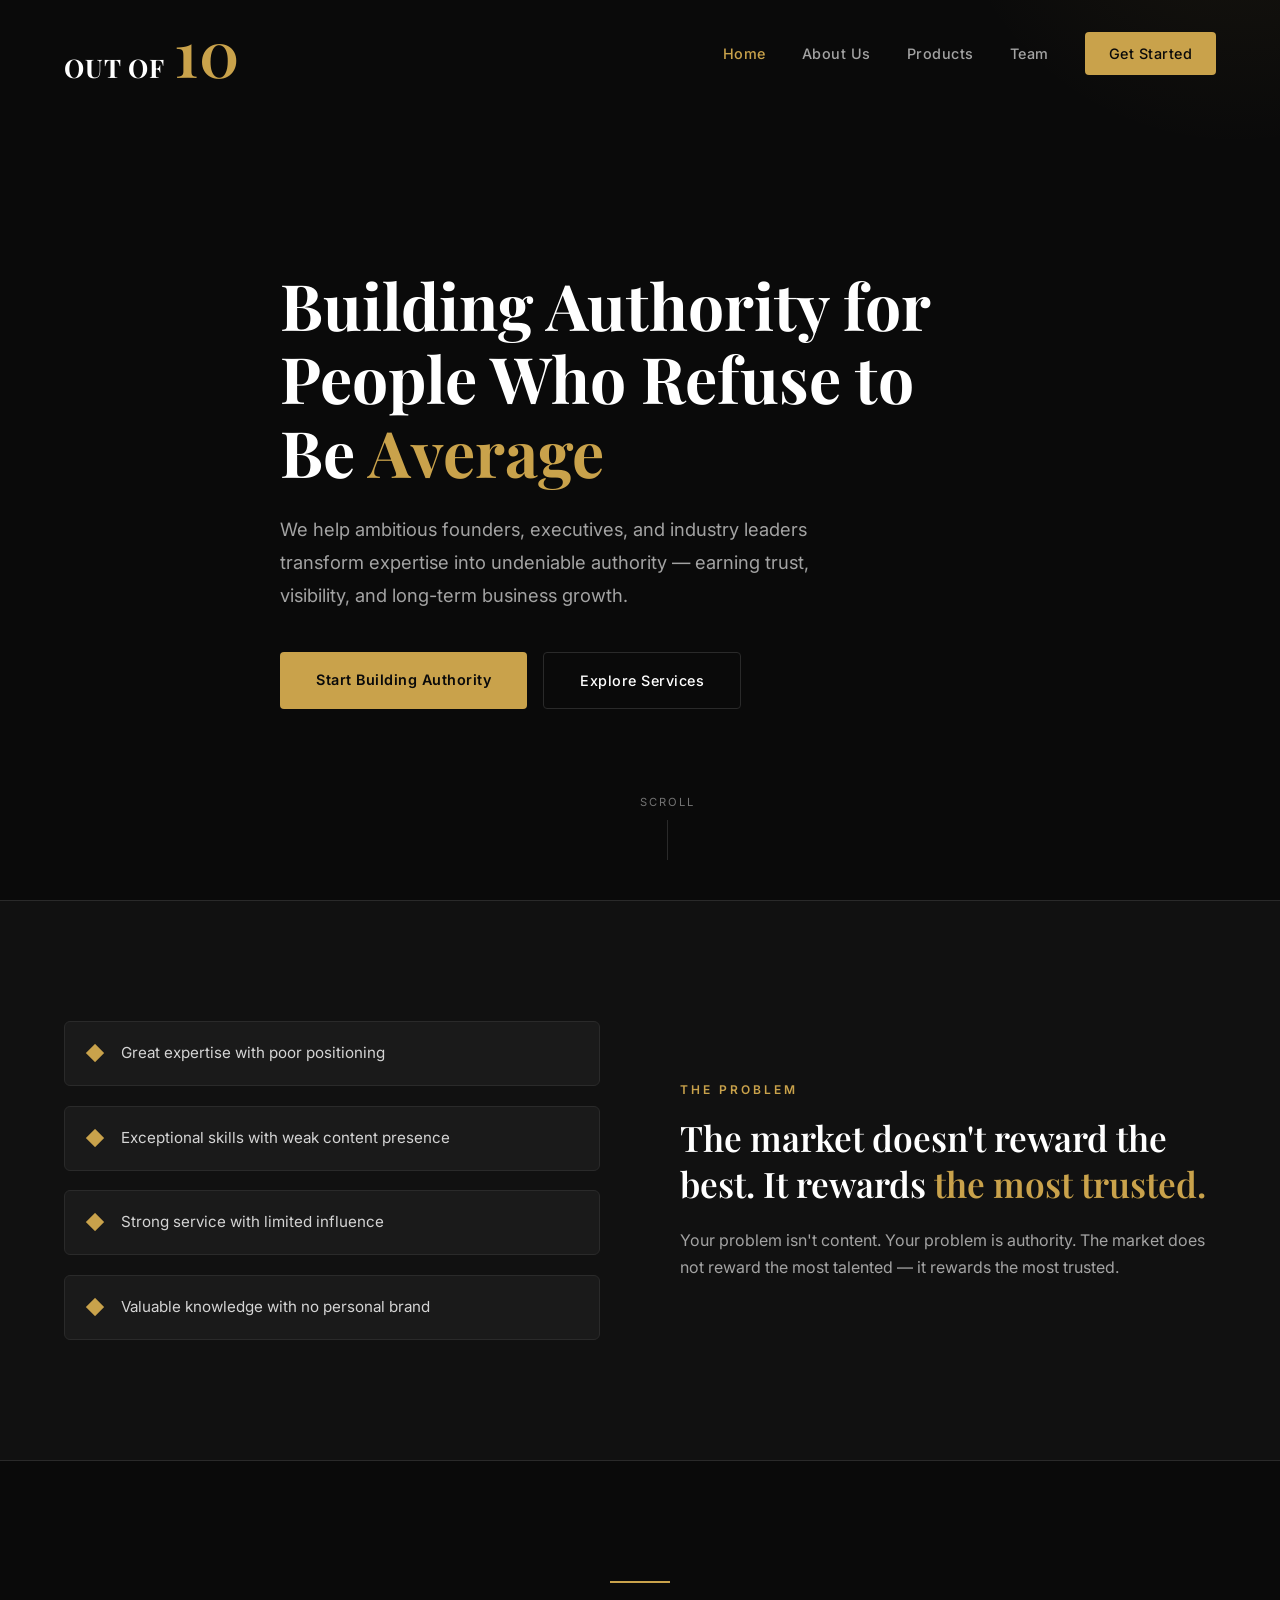
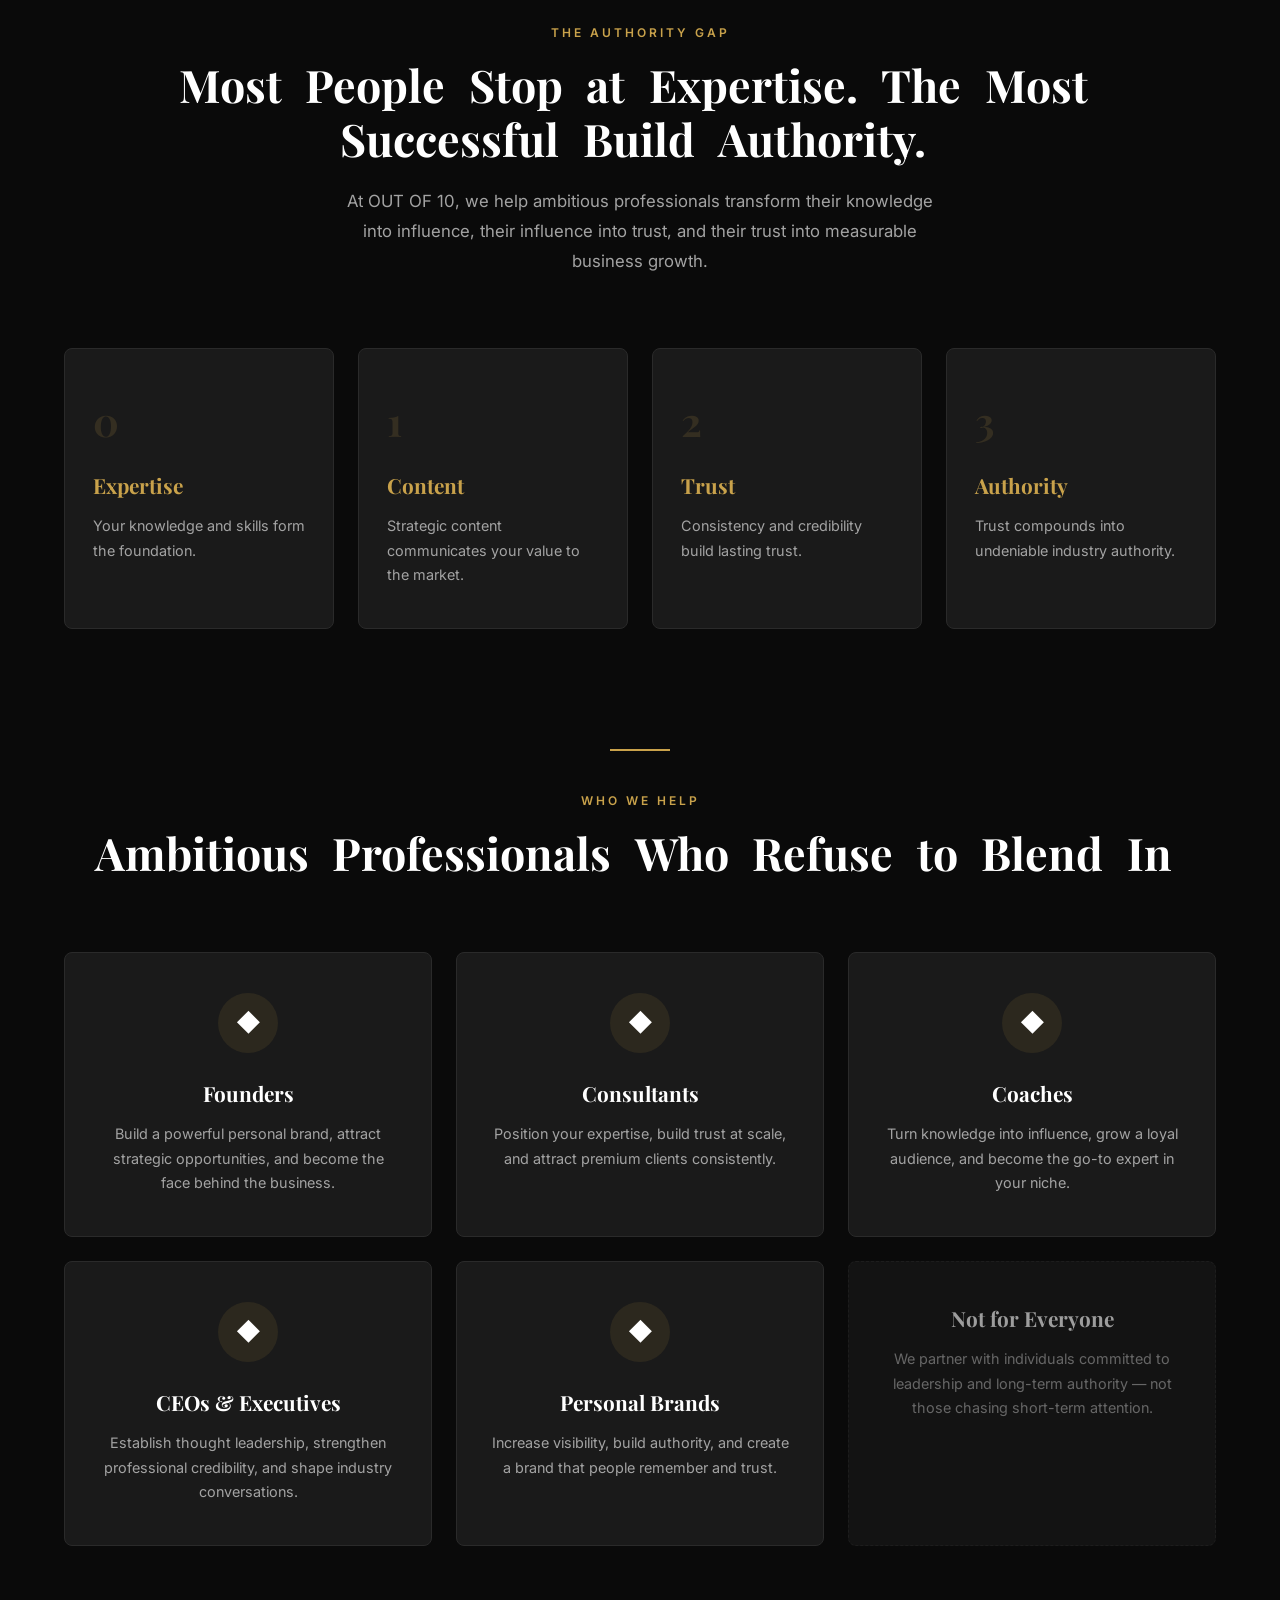
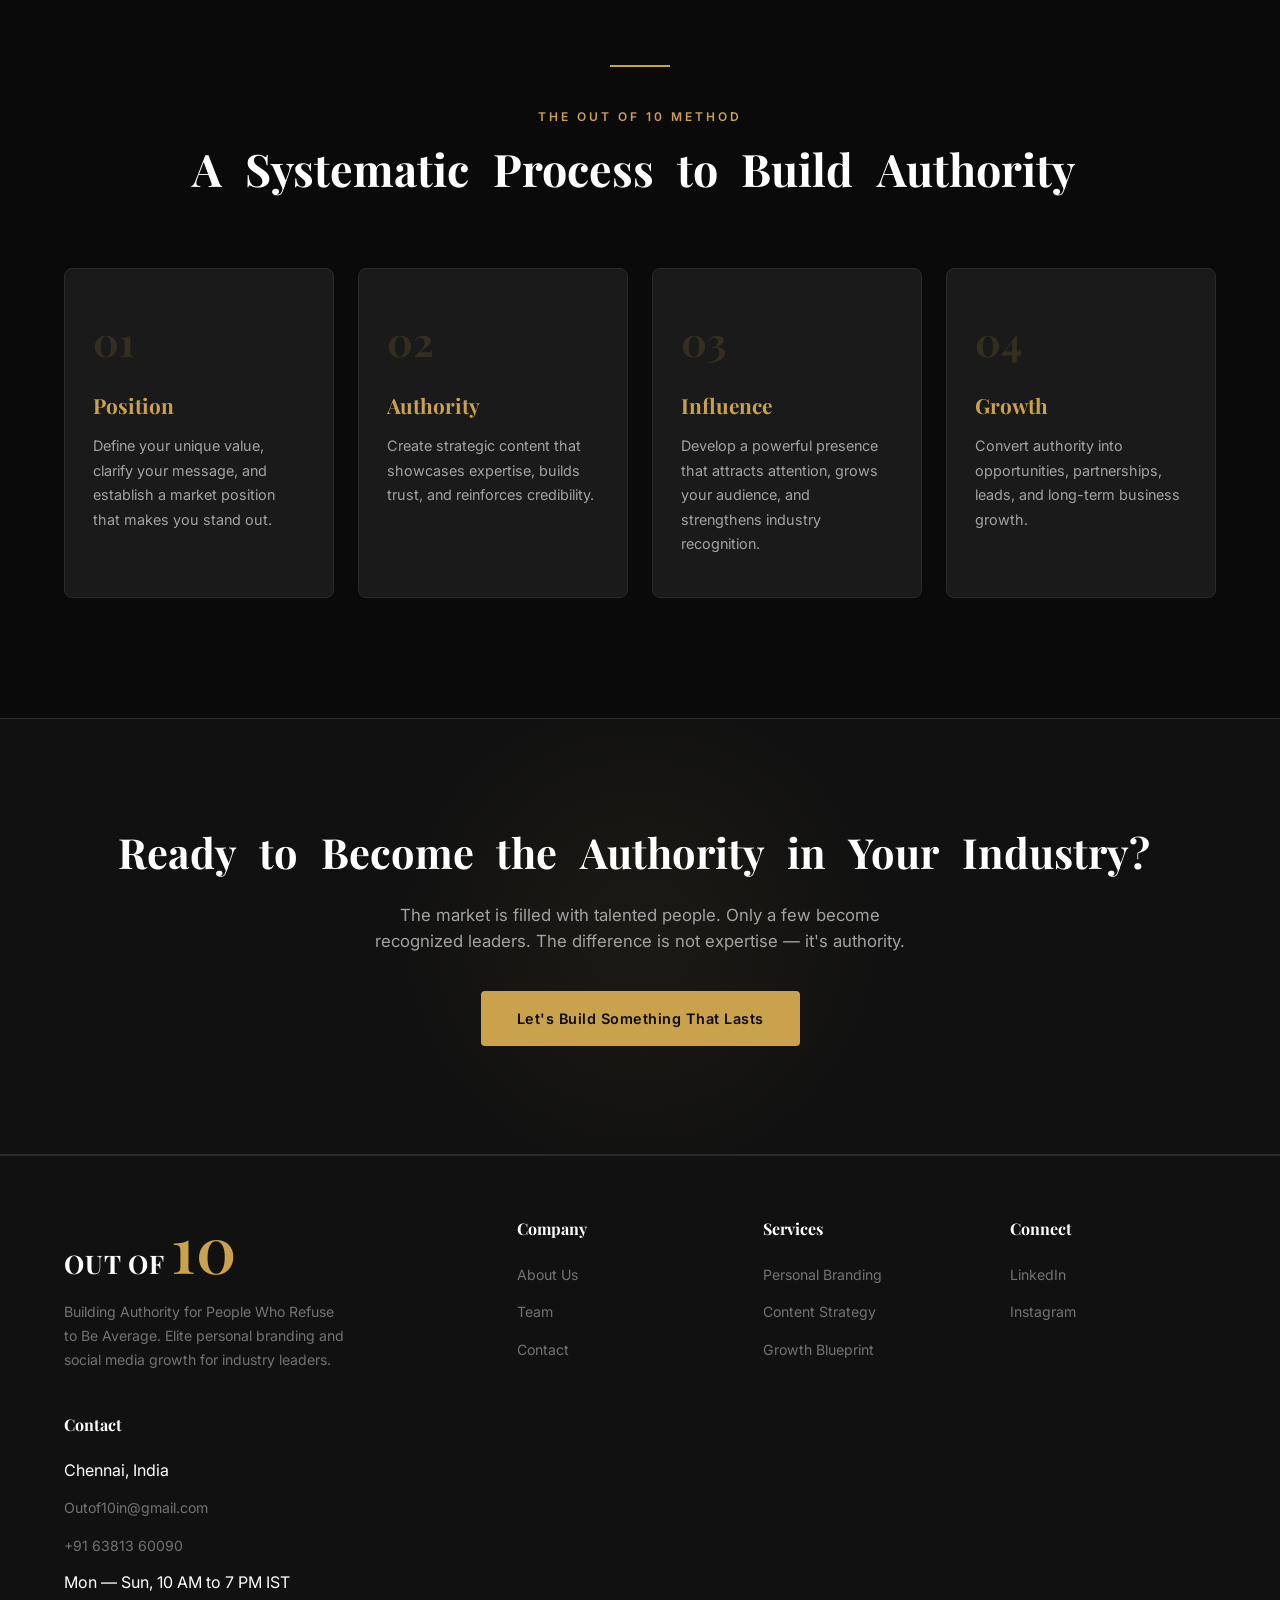
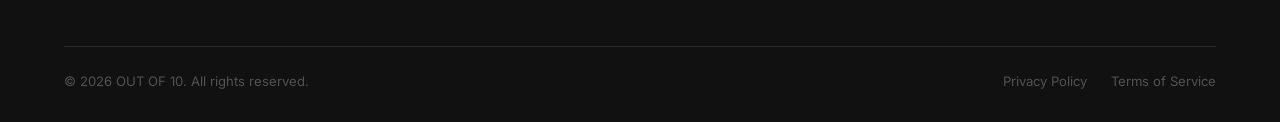
<file: index.html>
<!DOCTYPE html>
<html lang="en">
<head>
  <meta charset="UTF-8">
  <meta name="viewport" content="width=device-width, initial-scale=1.0">
  <title>OUT OF 10 — Building Authority for People Who Refuse to Be Average</title>
  <link rel="icon" type="image/svg+xml" href="images/favicon.svg">
  <link rel="stylesheet" href="style.css">
  <link rel="stylesheet" href="animations.css">
</head>
<body>

  <!-- PAGE LOADER -->
  <div class="page-loader">
    <div class="loader-content">
      <img src="images/Out of 10 logo.jpg" alt="Out of 10" class="loader-logo">
      <div class="loader-since">since<br>2026</div>
    </div>
  </div>

  <!-- NAVBAR -->
  <nav class="navbar" id="navbar">
    <div class="container">
      <a href="index.html" class="logo">OUT OF <span>10</span></a>
      <div class="nav-links" id="navLinks">
        <a href="index.html" class="active">Home</a>
        <a href="about.html">About Us</a>
        <a href="products.html">Products</a>
        <a href="team.html">Team</a>
        <a href="contact.html" class="nav-cta">Get Started</a>
      </div>
      <button class="hamburger" id="hamburger" aria-label="Menu">
        <span></span>
        <span></span>
        <span></span>
      </button>
    </div>
  </nav>

  <!-- HERO -->
  <section class="hero">
    <div class="container">
      <div class="hero-content">
        <div class="hero-badge" data-type data-type-speed="45">Elite Personal Branding & Social Media Growth</div>
        <h1 data-reveal="blur">Building Authority for People Who Refuse to Be <span>Average</span></h1>
        <p data-reveal="clip">We help ambitious founders, executives, and industry leaders transform expertise into undeniable authority — earning trust, visibility, and long-term business growth.</p>
        <div class="hero-buttons">
          <a href="contact.html" class="btn-primary">Start Building Authority</a>
          <a href="products.html" class="btn-outline">Explore Services</a>
        </div>
      </div>
      <div class="scroll-indicator">
        <span>Scroll</span>
        <div class="scroll-line"></div>
      </div>
    </div>
  </section>

  <!-- PROBLEM -->
  <section class="section problem-section">
    <div class="container">
      <div class="problem-grid">
        <div class="problem-statements" data-stagger>
          <div class="problem-item">
            <span class="icon">◆</span>
            <p>Great expertise with poor positioning</p>
          </div>
          <div class="problem-item">
            <span class="icon">◆</span>
            <p>Exceptional skills with weak content presence</p>
          </div>
          <div class="problem-item">
            <span class="icon">◆</span>
            <p>Strong service with limited influence</p>
          </div>
          <div class="problem-item">
            <span class="icon">◆</span>
            <p>Valuable knowledge with no personal brand</p>
          </div>
        </div>
        <div data-animate="fade-left">
          <p class="section-label">The Problem</p>
          <h2 class="problem-quote" data-reveal="blur">The market doesn't reward the best. It rewards <span>the most trusted.</span></h2>
          <p class="problem-sub" data-reveal="clip">Your problem isn't content. Your problem is authority. The market does not reward the most talented — it rewards the most trusted.</p>
        </div>
      </div>
    </div>
  </section>

  <!-- AUTHORITY GAP -->
  <section class="section">
    <div class="container">
      <div class="section-header" data-animate="fade-up">
        <div class="divider-line"></div>
        <p class="section-label">The Authority Gap</p>
        <h2 class="section-title" data-split="words">Most People Stop at Expertise. The Most Successful Build Authority.</h2>
        <p class="section-desc" data-reveal="clip">At OUT OF 10, we help ambitious professionals transform their knowledge into influence, their influence into trust, and their trust into measurable business growth.</p>
      </div>
      <div class="phases-grid" data-stagger>
        <div class="phase-card">
          <div class="phase-num" data-count="1">0</div>
          <h3>Expertise</h3>
          <p>Your knowledge and skills form the foundation.</p>
        </div>
        <div class="phase-card">
          <div class="phase-num" data-count="2">0</div>
          <h3>Content</h3>
          <p>Strategic content communicates your value to the market.</p>
        </div>
        <div class="phase-card">
          <div class="phase-num" data-count="3">0</div>
          <h3>Trust</h3>
          <p>Consistency and credibility build lasting trust.</p>
        </div>
        <div class="phase-card">
          <div class="phase-num" data-count="4">0</div>
          <h3>Authority</h3>
          <p>Trust compounds into undeniable industry authority.</p>
        </div>
      </div>
    </div>
  </section>

  <!-- WHO WE HELP -->
  <section class="section" style="padding-top: 0;">
    <div class="container">
      <div class="section-header" data-animate="fade-up">
        <div class="divider-line"></div>
        <p class="section-label">Who We Help</p>
        <h2 class="section-title" data-split="words">Ambitious Professionals Who Refuse to Blend In</h2>
      </div>
      <div class="help-grid" data-stagger>
        <div class="help-card">
          <div class="help-icon">◆</div>
          <h3>Founders</h3>
          <p>Build a powerful personal brand, attract strategic opportunities, and become the face behind the business.</p>
        </div>
        <div class="help-card">
          <div class="help-icon">◆</div>
          <h3>Consultants</h3>
          <p>Position your expertise, build trust at scale, and attract premium clients consistently.</p>
        </div>
        <div class="help-card">
          <div class="help-icon">◆</div>
          <h3>Coaches</h3>
          <p>Turn knowledge into influence, grow a loyal audience, and become the go-to expert in your niche.</p>
        </div>
        <div class="help-card">
          <div class="help-icon">◆</div>
          <h3>CEOs & Executives</h3>
          <p>Establish thought leadership, strengthen professional credibility, and shape industry conversations.</p>
        </div>
        <div class="help-card">
          <div class="help-icon">◆</div>
          <h3>Personal Brands</h3>
          <p>Increase visibility, build authority, and create a brand that people remember and trust.</p>
        </div>
        <div class="help-card" style="border-style: dashed; opacity: 0.6;">
          <h3>Not for Everyone</h3>
          <p>We partner with individuals committed to leadership and long-term authority — not those chasing short-term attention.</p>
        </div>
      </div>
    </div>
  </section>

  <!-- THE METHOD -->
  <section class="section" style="padding-top: 0;">
    <div class="container">
      <div class="section-header" data-animate="fade-up">
        <div class="divider-line"></div>
        <p class="section-label">The Out of 10 Method</p>
        <h2 class="section-title" data-split="words">A Systematic Process to Build Authority</h2>
      </div>
      <div class="phases-grid" data-stagger>
        <div class="phase-card border-draw">
          <div class="phase-num">01</div>
          <h3>Position</h3>
          <p>Define your unique value, clarify your message, and establish a market position that makes you stand out.</p>
        </div>
        <div class="phase-card border-draw">
          <div class="phase-num">02</div>
          <h3>Authority</h3>
          <p>Create strategic content that showcases expertise, builds trust, and reinforces credibility.</p>
        </div>
        <div class="phase-card border-draw">
          <div class="phase-num">03</div>
          <h3>Influence</h3>
          <p>Develop a powerful presence that attracts attention, grows your audience, and strengthens industry recognition.</p>
        </div>
        <div class="phase-card border-draw">
          <div class="phase-num">04</div>
          <h3>Growth</h3>
          <p>Convert authority into opportunities, partnerships, leads, and long-term business growth.</p>
        </div>
      </div>
    </div>
  </section>

  <!-- CTA BANNER -->
  <section class="cta-banner">
    <div class="container" data-animate="scale">
      <h2 data-split="words">Ready to Become the Authority in Your Industry?</h2>
      <p>The market is filled with talented people. Only a few become recognized leaders. The difference is not expertise — it's authority.</p>
      <a href="contact.html" class="btn-primary">Let's Build Something That Lasts</a>
    </div>
  </section>

  <!-- FOOTER -->
  <footer class="footer">
    <div class="container">
      <div class="footer-grid" data-stagger>
        <div class="footer-brand">
          <a href="index.html" class="logo">OUT OF <span>10</span></a>
          <p>Building Authority for People Who Refuse to Be Average. Elite personal branding and social media growth for industry leaders.</p>
        </div>
        <div class="footer-col">
          <h4>Company</h4>
          <ul>
            <li><a href="about.html">About Us</a></li>
            <li><a href="team.html">Team</a></li>
            <li><a href="contact.html">Contact</a></li>
          </ul>
        </div>
        <div class="footer-col">
          <h4>Services</h4>
          <ul>
            <li><a href="products.html">Personal Branding</a></li>
            <li><a href="products.html">Content Strategy</a></li>
            <li><a href="products.html">Growth Blueprint</a></li>
          </ul>
        </div>
        <div class="footer-col">
          <h4>Connect</h4>
          <ul>
            <li><a href="#">LinkedIn</a></li>
            <li><a href="#">Instagram</a></li>
          </ul>
        </div>
        <div class="footer-col">
          <h4>Contact</h4>
          <ul>
            <li>Chennai, India</li>
            <li><a href="mailto:Outof10in@gmail.com">Outof10in@gmail.com</a></li>
            <li><a href="tel:+916381360090">+91 63813 60090</a></li>
            <li>Mon — Sun, 10 AM to 7 PM IST</li>
          </ul>
        </div>
      </div>
      <div class="footer-bottom">
        <p>&copy; 2026 OUT OF 10. All rights reserved.</p>
        <div class="footer-bottom-links">
          <a href="#">Privacy Policy</a>
          <a href="#">Terms of Service</a>
        </div>
      </div>
    </div>
  </footer>

  <script src="main.js"></script>
</body>
</html>
</file>
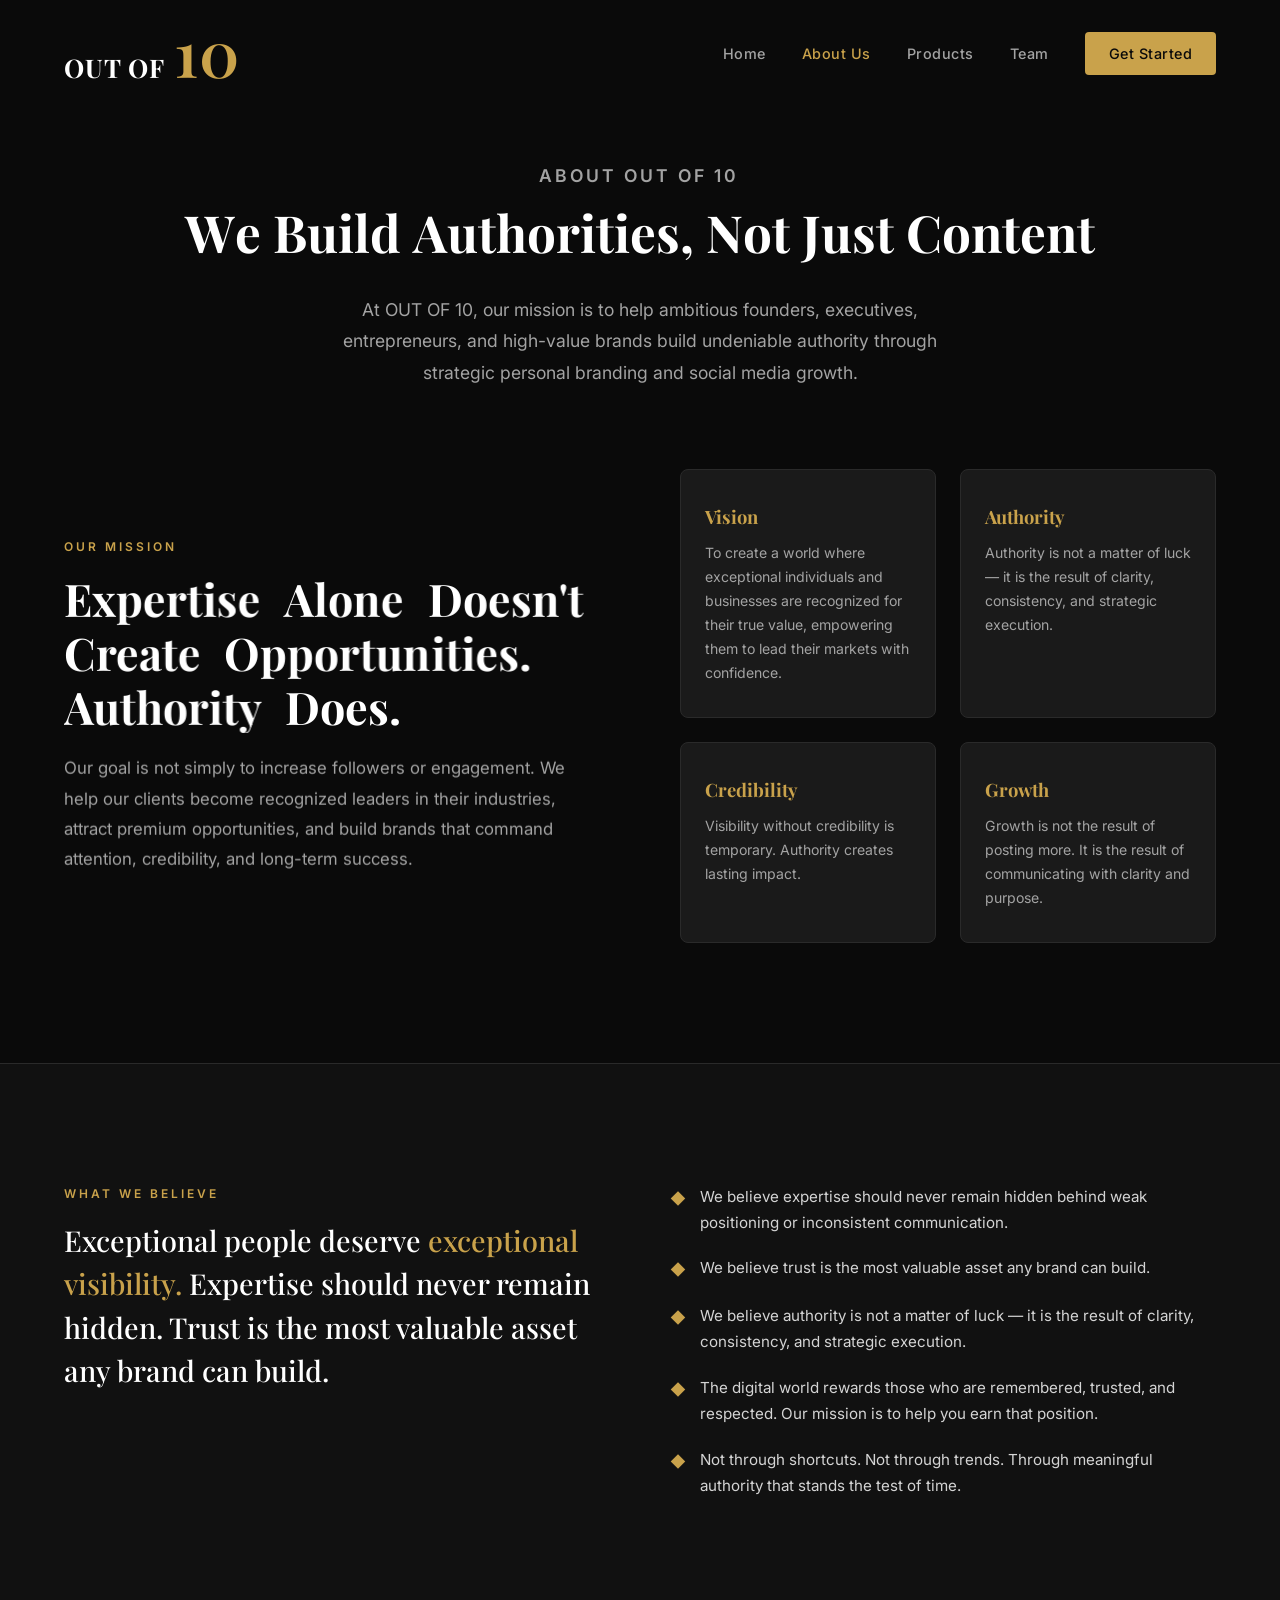
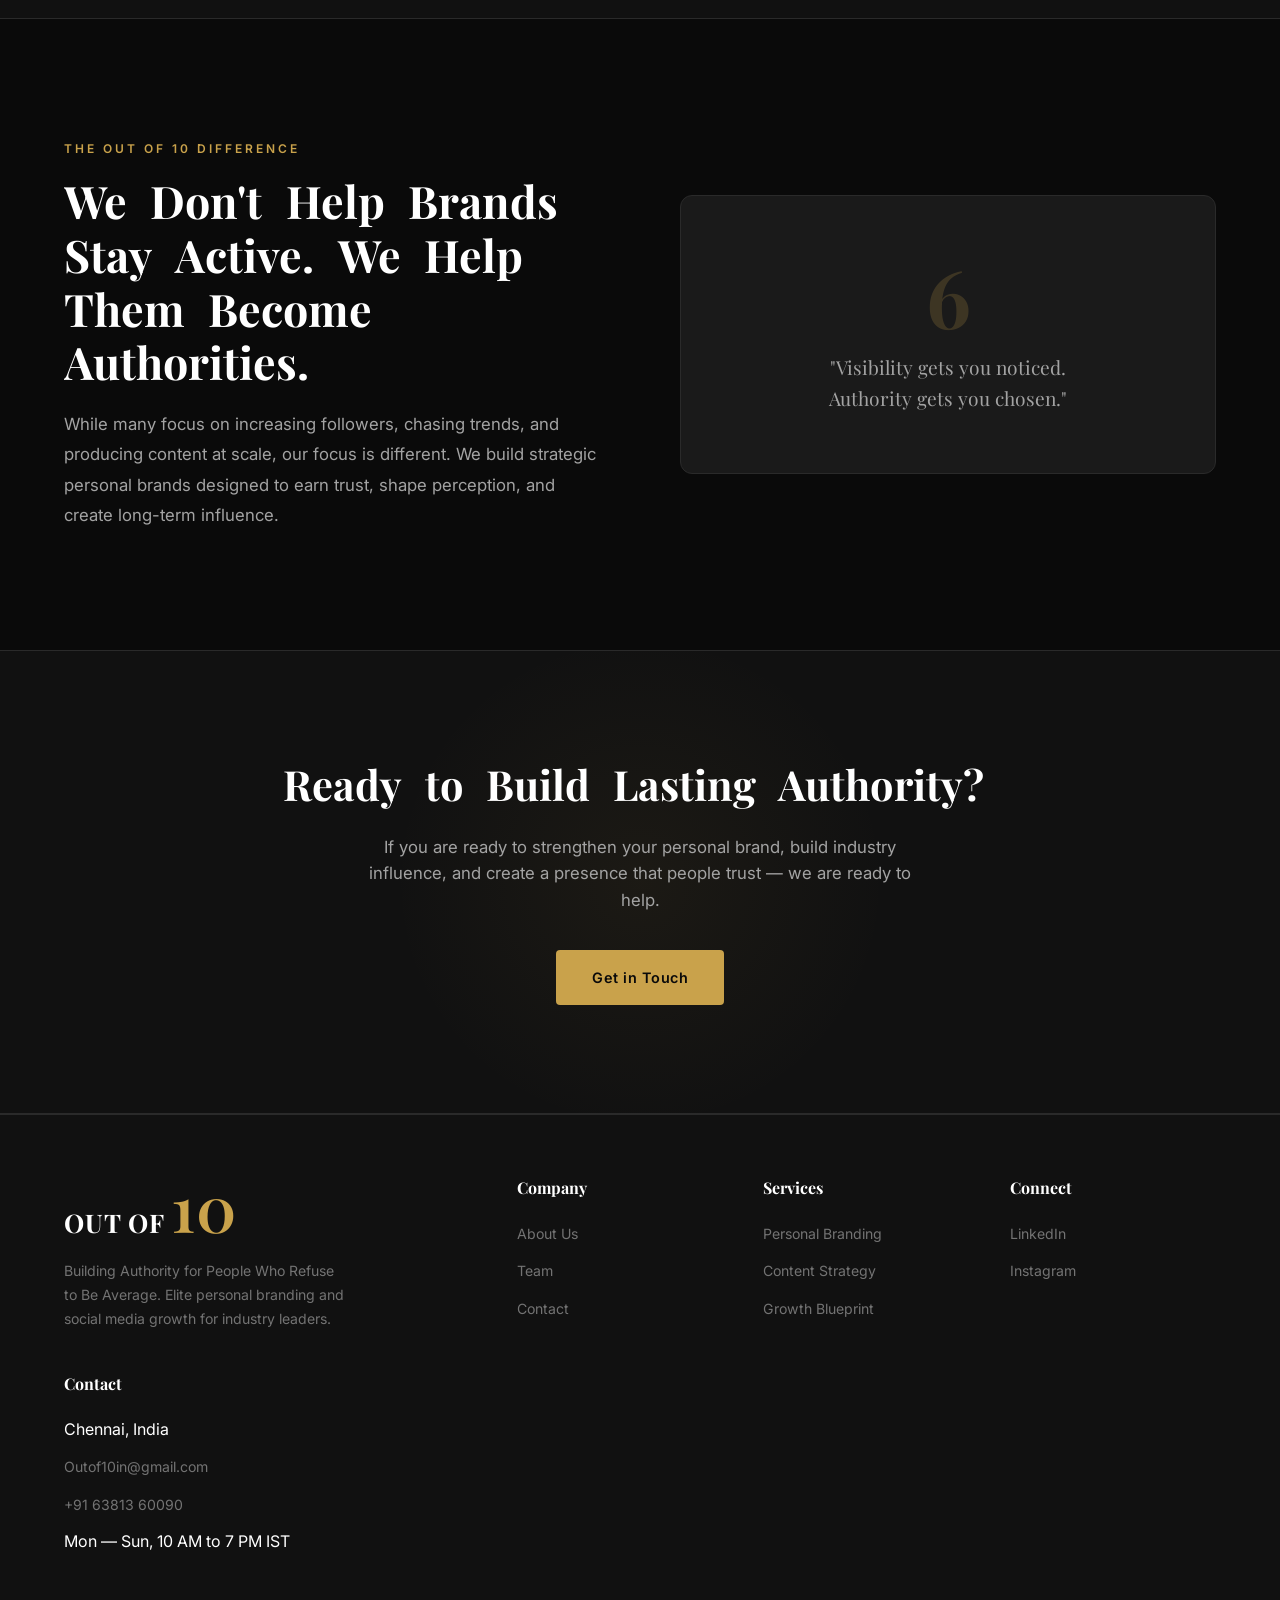
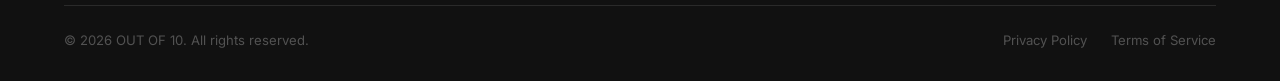
<file: about.html>
<!DOCTYPE html>
<html lang="en">
<head>
  <meta charset="UTF-8">
  <meta name="viewport" content="width=device-width, initial-scale=1.0">
  <title>About Us — OUT OF 10</title>
  <link rel="icon" type="image/svg+xml" href="images/favicon.svg">
  <link rel="stylesheet" href="style.css">
  <link rel="stylesheet" href="animations.css">
</head>
<body>

  <!-- PAGE LOADER -->
  <div class="page-loader">
    <div class="loader-content">
      <img src="images/Out of 10 logo.jpg" alt="Out of 10" class="loader-logo">
      <div class="loader-since">since<br>2026</div>
    </div>
  </div>

  <!-- NAVBAR -->
  <nav class="navbar scrolled" id="navbar">
    <div class="container">
      <a href="index.html" class="logo">OUT OF <span>10</span></a>
      <div class="nav-links" id="navLinks">
        <a href="index.html">Home</a>
        <a href="about.html" class="active">About Us</a>
        <a href="products.html">Products</a>
        <a href="team.html">Team</a>
        <a href="contact.html" class="nav-cta">Get Started</a>
      </div>
      <button class="hamburger" id="hamburger" aria-label="Menu">
        <span></span>
        <span></span>
        <span></span>
      </button>
    </div>
  </nav>

  <!-- ABOUT HERO -->
  <section class="about-hero">
    <div class="container">
      <p class="section-label" data-type data-type-speed="50">About OUT OF 10</p>
      <h1 data-split="chars">We Build Authorities, Not Just Content</h1>
      <p data-reveal="clip">At OUT OF 10, our mission is to help ambitious founders, executives, entrepreneurs, and high-value brands build undeniable authority through strategic personal branding and social media growth.</p>
    </div>
  </section>

  <!-- MISSION -->
  <section class="section" style="padding-top: 0;">
    <div class="container">
      <div class="about-split">
        <div data-animate="fade-right">
          <p class="section-label">Our Mission</p>
          <h2 class="section-title" data-split="words">Expertise Alone Doesn't Create Opportunities. Authority Does.</h2>
          <p class="section-desc" data-split="lines">Our goal is not simply to increase followers or engagement. We help our clients become recognized leaders in their industries, attract premium opportunities, and build brands that command attention, credibility, and long-term success.</p>
        </div>
        <div class="about-values" data-stagger>
          <div class="value-card">
            <h3>Vision</h3>
            <p>To create a world where exceptional individuals and businesses are recognized for their true value, empowering them to lead their markets with confidence.</p>
          </div>
          <div class="value-card">
            <h3>Authority</h3>
            <p>Authority is not a matter of luck — it is the result of clarity, consistency, and strategic execution.</p>
          </div>
          <div class="value-card">
            <h3>Credibility</h3>
            <p>Visibility without credibility is temporary. Authority creates lasting impact.</p>
          </div>
          <div class="value-card">
            <h3>Growth</h3>
            <p>Growth is not the result of posting more. It is the result of communicating with clarity and purpose.</p>
          </div>
        </div>
      </div>
    </div>
  </section>

  <!-- WHAT WE BELIEVE -->
  <section class="section belief-section">
    <div class="container">
      <div class="belief-grid">
        <div data-animate="fade-right">
          <p class="section-label">What We Believe</p>
          <h2 class="belief-text" data-reveal="blur">Exceptional people deserve <span>exceptional visibility.</span> Expertise should never remain hidden. Trust is the most valuable asset any brand can build.</h2>
        </div>
        <div>
          <ul class="belief-list" data-stagger>
            <li>We believe expertise should never remain hidden behind weak positioning or inconsistent communication.</li>
            <li>We believe trust is the most valuable asset any brand can build.</li>
            <li>We believe authority is not a matter of luck — it is the result of clarity, consistency, and strategic execution.</li>
            <li>The digital world rewards those who are remembered, trusted, and respected. Our mission is to help you earn that position.</li>
            <li>Not through shortcuts. Not through trends. Through meaningful authority that stands the test of time.</li>
          </ul>
        </div>
      </div>
    </div>
  </section>

  <!-- DIFFERENCE -->
  <section class="section">
    <div class="container">
      <div class="about-split">
        <div data-animate="fade-right">
          <p class="section-label">The Out of 10 Difference</p>
          <h2 class="section-title" data-split="words">We Don't Help Brands Stay Active. We Help Them Become Authorities.</h2>
          <p class="section-desc" data-reveal="clip">While many focus on increasing followers, chasing trends, and producing content at scale, our focus is different. We build strategic personal brands designed to earn trust, shape perception, and create long-term influence.</p>
        </div>
        <div data-animate="fade-left">
          <div class="product-visual">
            <div class="big-number" data-count="10">0</div>
            <p>"Visibility gets you noticed.<br>Authority gets you chosen."</p>
          </div>
        </div>
      </div>
    </div>
  </section>

  <!-- CTA -->
  <section class="cta-banner">
    <div class="container" data-animate="scale">
      <h2 data-split="words">Ready to Build Lasting Authority?</h2>
      <p>If you are ready to strengthen your personal brand, build industry influence, and create a presence that people trust — we are ready to help.</p>
      <a href="contact.html" class="btn-primary">Get in Touch</a>
    </div>
  </section>

  <!-- FOOTER -->
  <footer class="footer">
    <div class="container">
      <div class="footer-grid" data-stagger>
        <div class="footer-brand">
          <a href="index.html" class="logo">OUT OF <span>10</span></a>
          <p>Building Authority for People Who Refuse to Be Average. Elite personal branding and social media growth for industry leaders.</p>
        </div>
        <div class="footer-col">
          <h4>Company</h4>
          <ul>
            <li><a href="about.html">About Us</a></li>
            <li><a href="team.html">Team</a></li>
            <li><a href="contact.html">Contact</a></li>
          </ul>
        </div>
        <div class="footer-col">
          <h4>Services</h4>
          <ul>
            <li><a href="products.html">Personal Branding</a></li>
            <li><a href="products.html">Content Strategy</a></li>
            <li><a href="products.html">Growth Blueprint</a></li>
          </ul>
        </div>
        <div class="footer-col">
          <h4>Connect</h4>
          <ul>
            <li><a href="#">LinkedIn</a></li>
            <li><a href="#">Instagram</a></li>
          </ul>
        </div>
        <div class="footer-col">
          <h4>Contact</h4>
          <ul>
            <li>Chennai, India</li>
            <li><a href="mailto:Outof10in@gmail.com">Outof10in@gmail.com</a></li>
            <li><a href="tel:+916381360090">+91 63813 60090</a></li>
            <li>Mon — Sun, 10 AM to 7 PM IST</li>
          </ul>
        </div>
      </div>
      <div class="footer-bottom">
        <p>&copy; 2026 OUT OF 10. All rights reserved.</p>
        <div class="footer-bottom-links">
          <a href="#">Privacy Policy</a>
          <a href="#">Terms of Service</a>
        </div>
      </div>
    </div>
  </footer>

  <script src="main.js"></script>
</body>
</html>
</file>
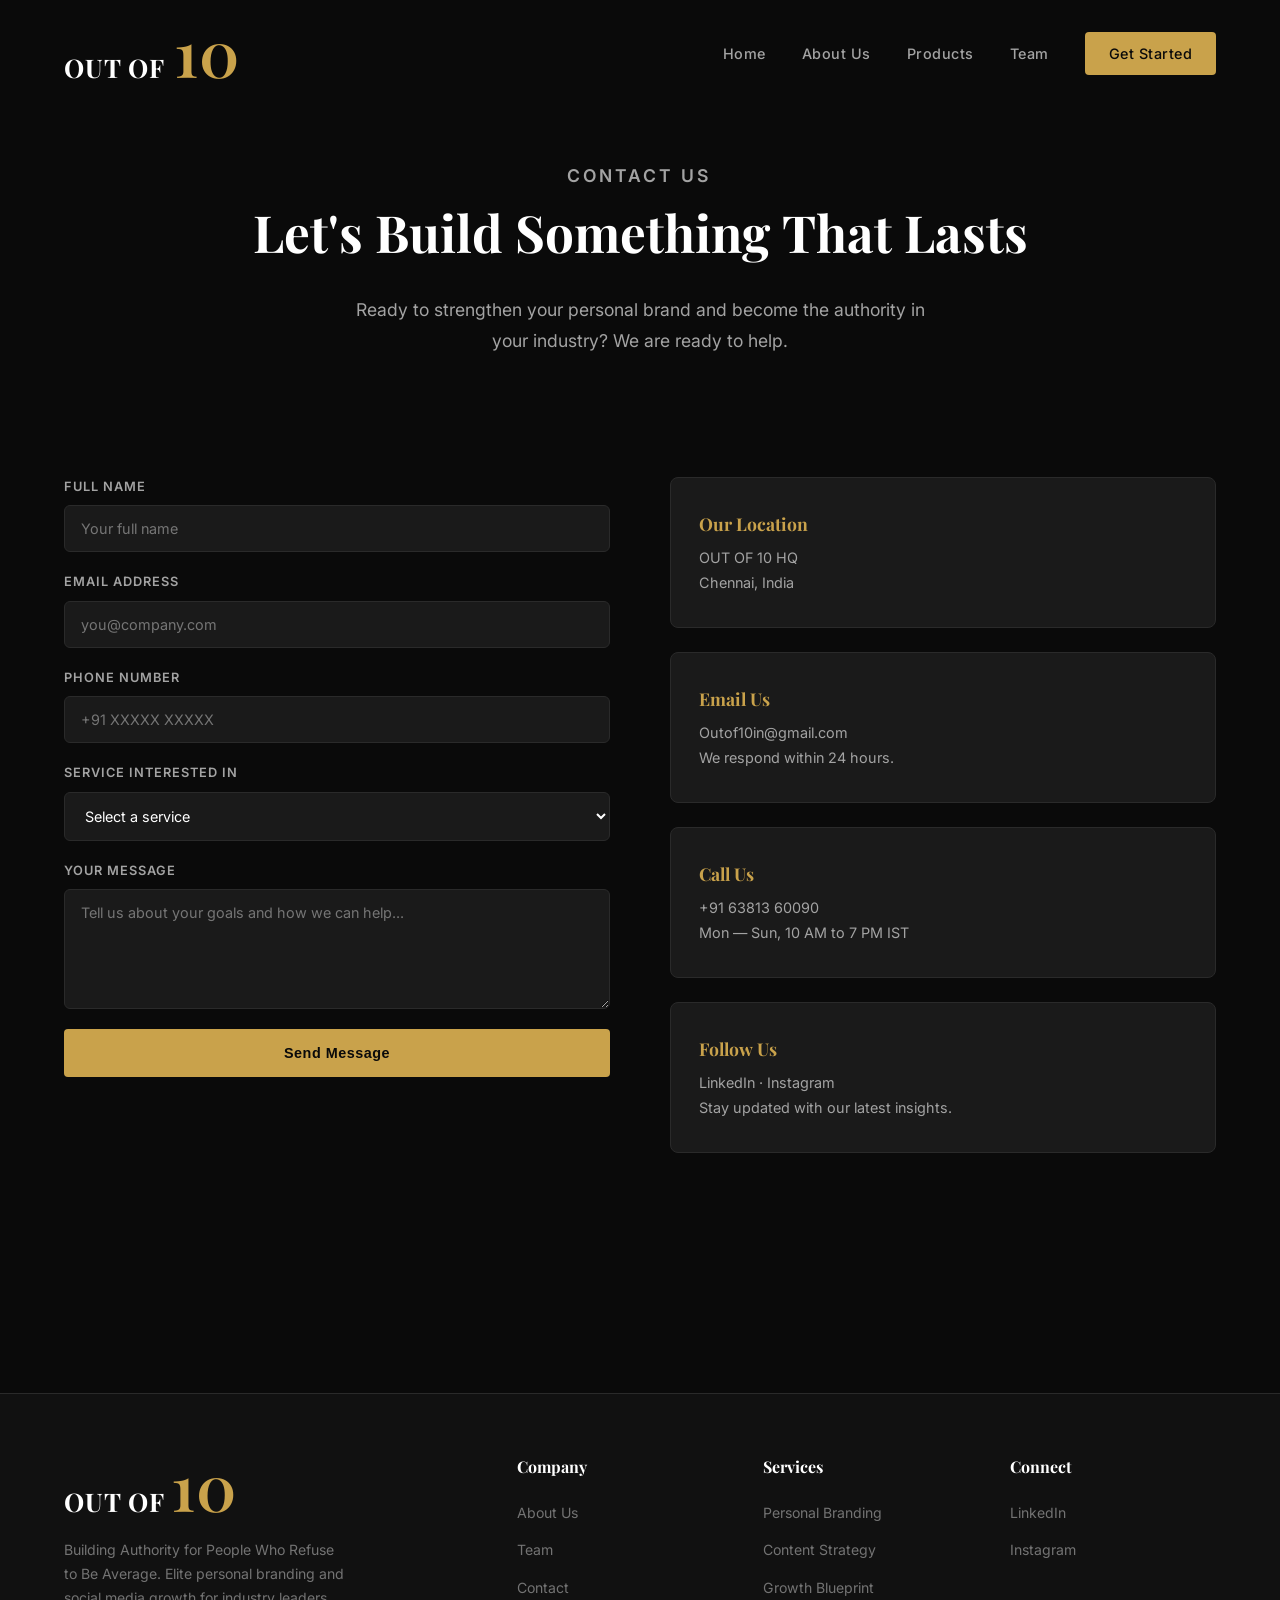
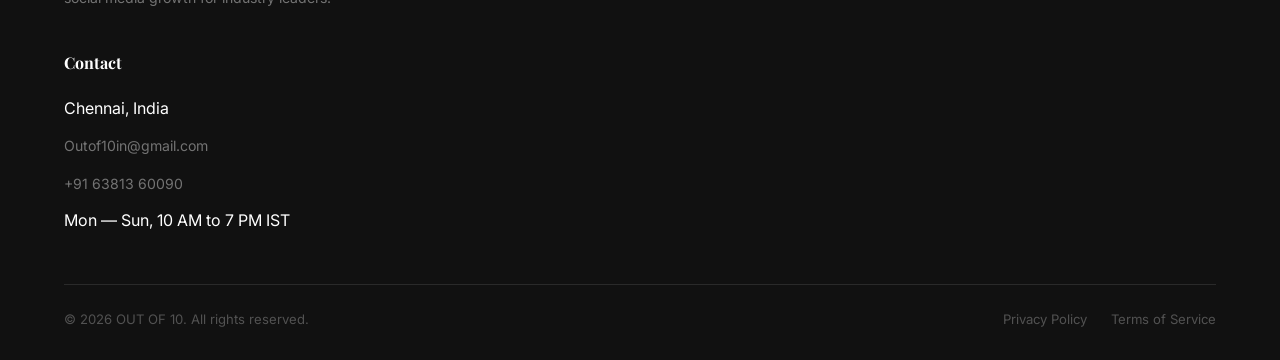
<file: contact.html>
<!DOCTYPE html>
<html lang="en">
<head>
  <meta charset="UTF-8">
  <meta name="viewport" content="width=device-width, initial-scale=1.0">
  <title>Contact Us — OUT OF 10</title>
  <link rel="icon" type="image/svg+xml" href="images/favicon.svg">
  <link rel="stylesheet" href="style.css">
  <link rel="stylesheet" href="animations.css">
</head>
<body>

  <!-- PAGE LOADER -->
  <div class="page-loader">
    <div class="loader-content">
      <img src="images/Out of 10 logo.jpg" alt="Out of 10" class="loader-logo">
      <div class="loader-since">since<br>2026</div>
    </div>
  </div>

  <!-- NAVBAR -->
  <nav class="navbar scrolled" id="navbar">
    <div class="container">
      <a href="index.html" class="logo">OUT OF <span>10</span></a>
      <div class="nav-links" id="navLinks">
        <a href="index.html">Home</a>
        <a href="about.html">About Us</a>
        <a href="products.html">Products</a>
        <a href="team.html">Team</a>
        <a href="contact.html" class="active nav-cta">Get Started</a>
      </div>
      <button class="hamburger" id="hamburger" aria-label="Menu">
        <span></span>
        <span></span>
        <span></span>
      </button>
    </div>
  </nav>

  <!-- CONTACT HERO -->
  <section class="contact-hero">
    <div class="container">
      <p class="section-label" data-type data-type-speed="50">Contact Us</p>
      <h1 data-split="chars">Let's Build Something That Lasts</h1>
      <p data-reveal="clip">Ready to strengthen your personal brand and become the authority in your industry? We are ready to help.</p>
    </div>
  </section>

  <!-- CONTACT GRID -->
  <section class="section" style="padding-top: 0;">
    <div class="container">
      <div class="contact-grid">
        <form class="contact-form" data-animate="fade-right" onsubmit="event.preventDefault(); alert('Thank you! We will get back to you shortly.');">
          <div class="form-group">
            <label for="name">Full Name</label>
            <input type="text" id="name" placeholder="Your full name" required>
          </div>
          <div class="form-group">
            <label for="email">Email Address</label>
            <input type="email" id="email" placeholder="you@company.com" required>
          </div>
          <div class="form-group">
            <label for="phone">Phone Number</label>
            <input type="tel" id="phone" placeholder="+91 XXXXX XXXXX">
          </div>
          <div class="form-group">
            <label for="service">Service Interested In</label>
            <select id="service" required>
              <option value="" disabled selected>Select a service</option>
              <option value="branding">Content & Personal Branding</option>
              <option value="strategy">Strategy & Positioning</option>
              <option value="growth">Authority Growth Blueprint</option>
              <option value="social">Social Media Management</option>
              <option value="other">Other / Not Sure</option>
            </select>
          </div>
          <div class="form-group">
            <label for="message">Your Message</label>
            <textarea id="message" placeholder="Tell us about your goals and how we can help..." rows="5"></textarea>
          </div>
          <button type="submit" class="btn-primary" style="width: 100%;">Send Message</button>
        </form>

        <div class="contact-info-cards" data-stagger>
          <div class="info-card">
            <h3>Our Location</h3>
            <p>OUT OF 10 HQ<br>Chennai, India</p>
          </div>
          <div class="info-card">
            <h3>Email Us</h3>
            <p>Outof10in@gmail.com<br>We respond within 24 hours.</p>
          </div>
          <div class="info-card">
            <h3>Call Us</h3>
            <p>+91 63813 60090<br>Mon — Sun, 10 AM to 7 PM IST</p>
          </div>
          <div class="info-card">
            <h3>Follow Us</h3>
            <p>LinkedIn · Instagram<br>Stay updated with our latest insights.</p>
          </div>
        </div>
      </div>
    </div>
  </section>

  <!-- FOOTER -->
  <footer class="footer">
    <div class="container">
      <div class="footer-grid" data-stagger>
        <div class="footer-brand">
          <a href="index.html" class="logo">OUT OF <span>10</span></a>
          <p>Building Authority for People Who Refuse to Be Average. Elite personal branding and social media growth for industry leaders.</p>
        </div>
        <div class="footer-col">
          <h4>Company</h4>
          <ul>
            <li><a href="about.html">About Us</a></li>
            <li><a href="team.html">Team</a></li>
            <li><a href="contact.html">Contact</a></li>
          </ul>
        </div>
        <div class="footer-col">
          <h4>Services</h4>
          <ul>
            <li><a href="products.html">Personal Branding</a></li>
            <li><a href="products.html">Content Strategy</a></li>
            <li><a href="products.html">Growth Blueprint</a></li>
          </ul>
        </div>
        <div class="footer-col">
          <h4>Connect</h4>
          <ul>
            <li><a href="#">LinkedIn</a></li>
            <li><a href="#">Instagram</a></li>
          </ul>
        </div>
        <div class="footer-col">
          <h4>Contact</h4>
          <ul>
            <li>Chennai, India</li>
            <li><a href="mailto:Outof10in@gmail.com">Outof10in@gmail.com</a></li>
            <li><a href="tel:+916381360090">+91 63813 60090</a></li>
            <li>Mon — Sun, 10 AM to 7 PM IST</li>
          </ul>
        </div>
      </div>
      <div class="footer-bottom">
        <p>&copy; 2026 OUT OF 10. All rights reserved.</p>
        <div class="footer-bottom-links">
          <a href="#">Privacy Policy</a>
          <a href="#">Terms of Service</a>
        </div>
      </div>
    </div>
  </footer>

  <script src="main.js"></script>
</body>
</html>
</file>
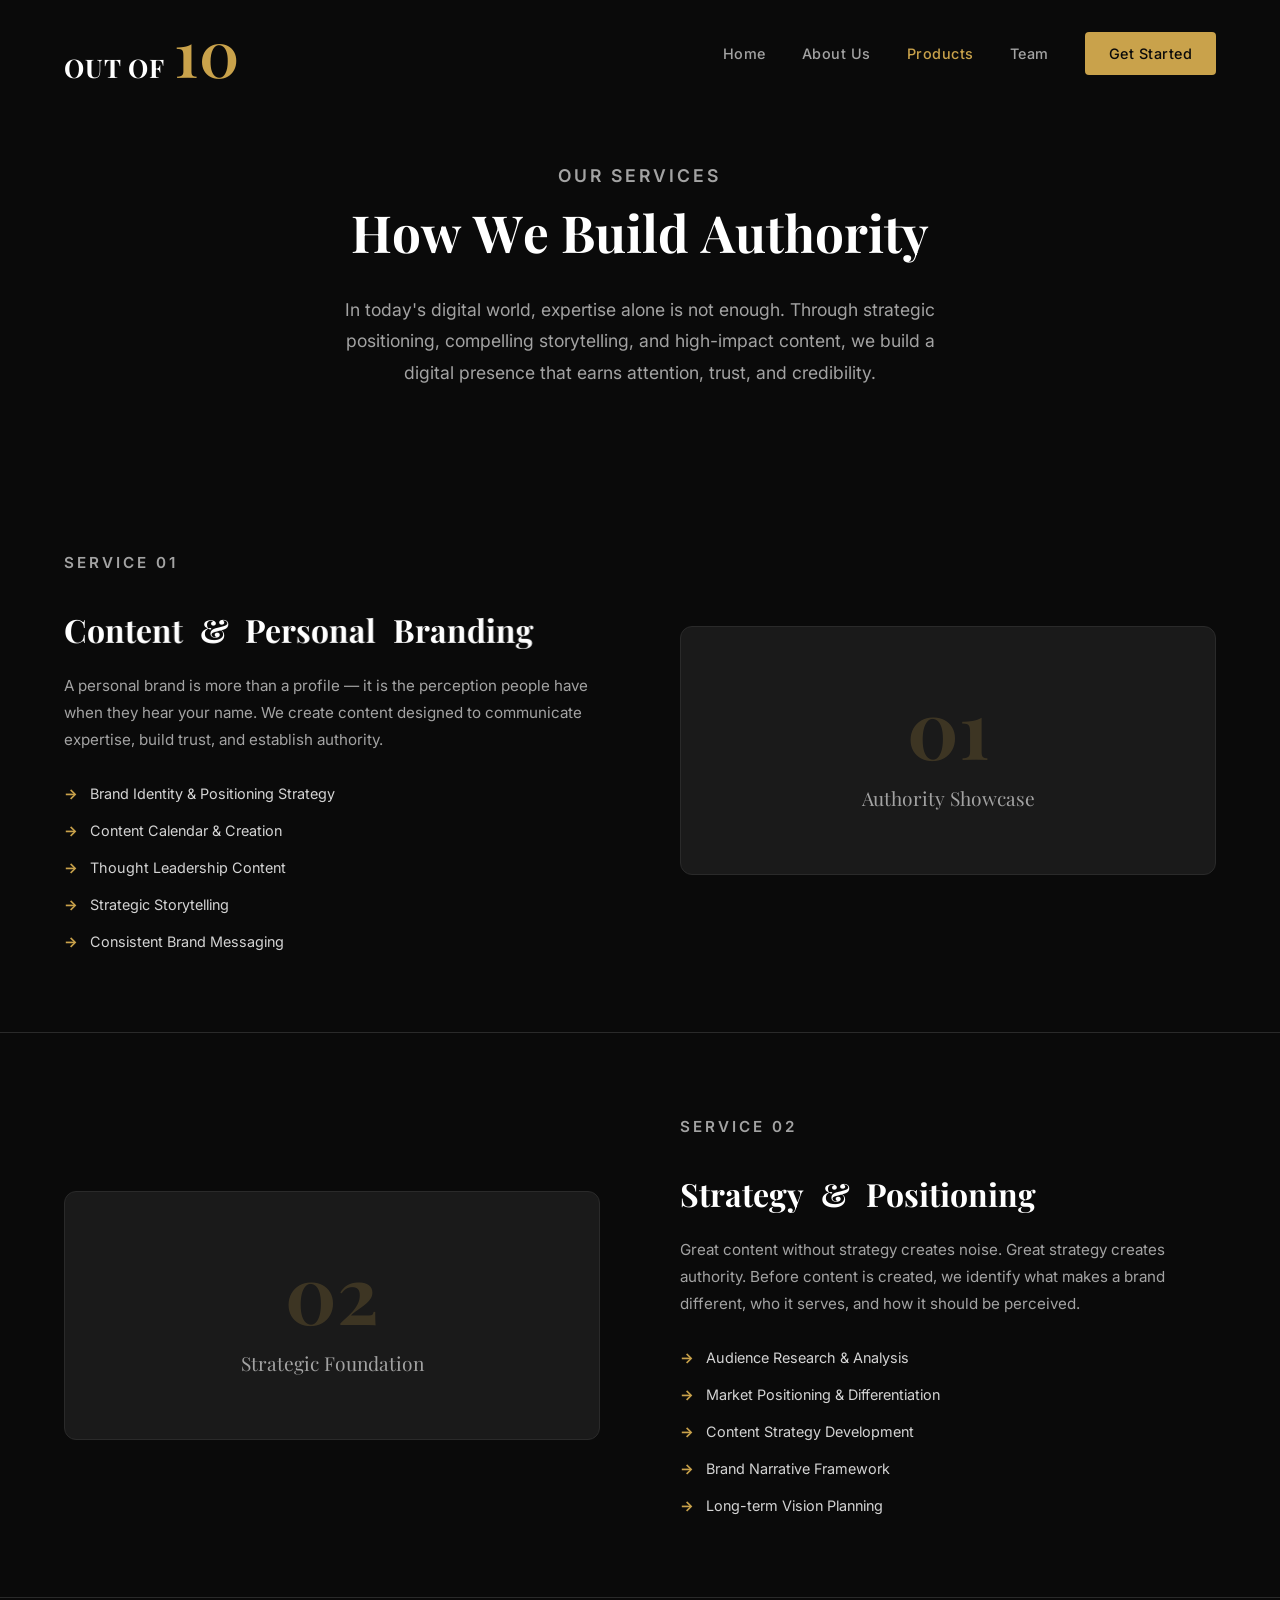
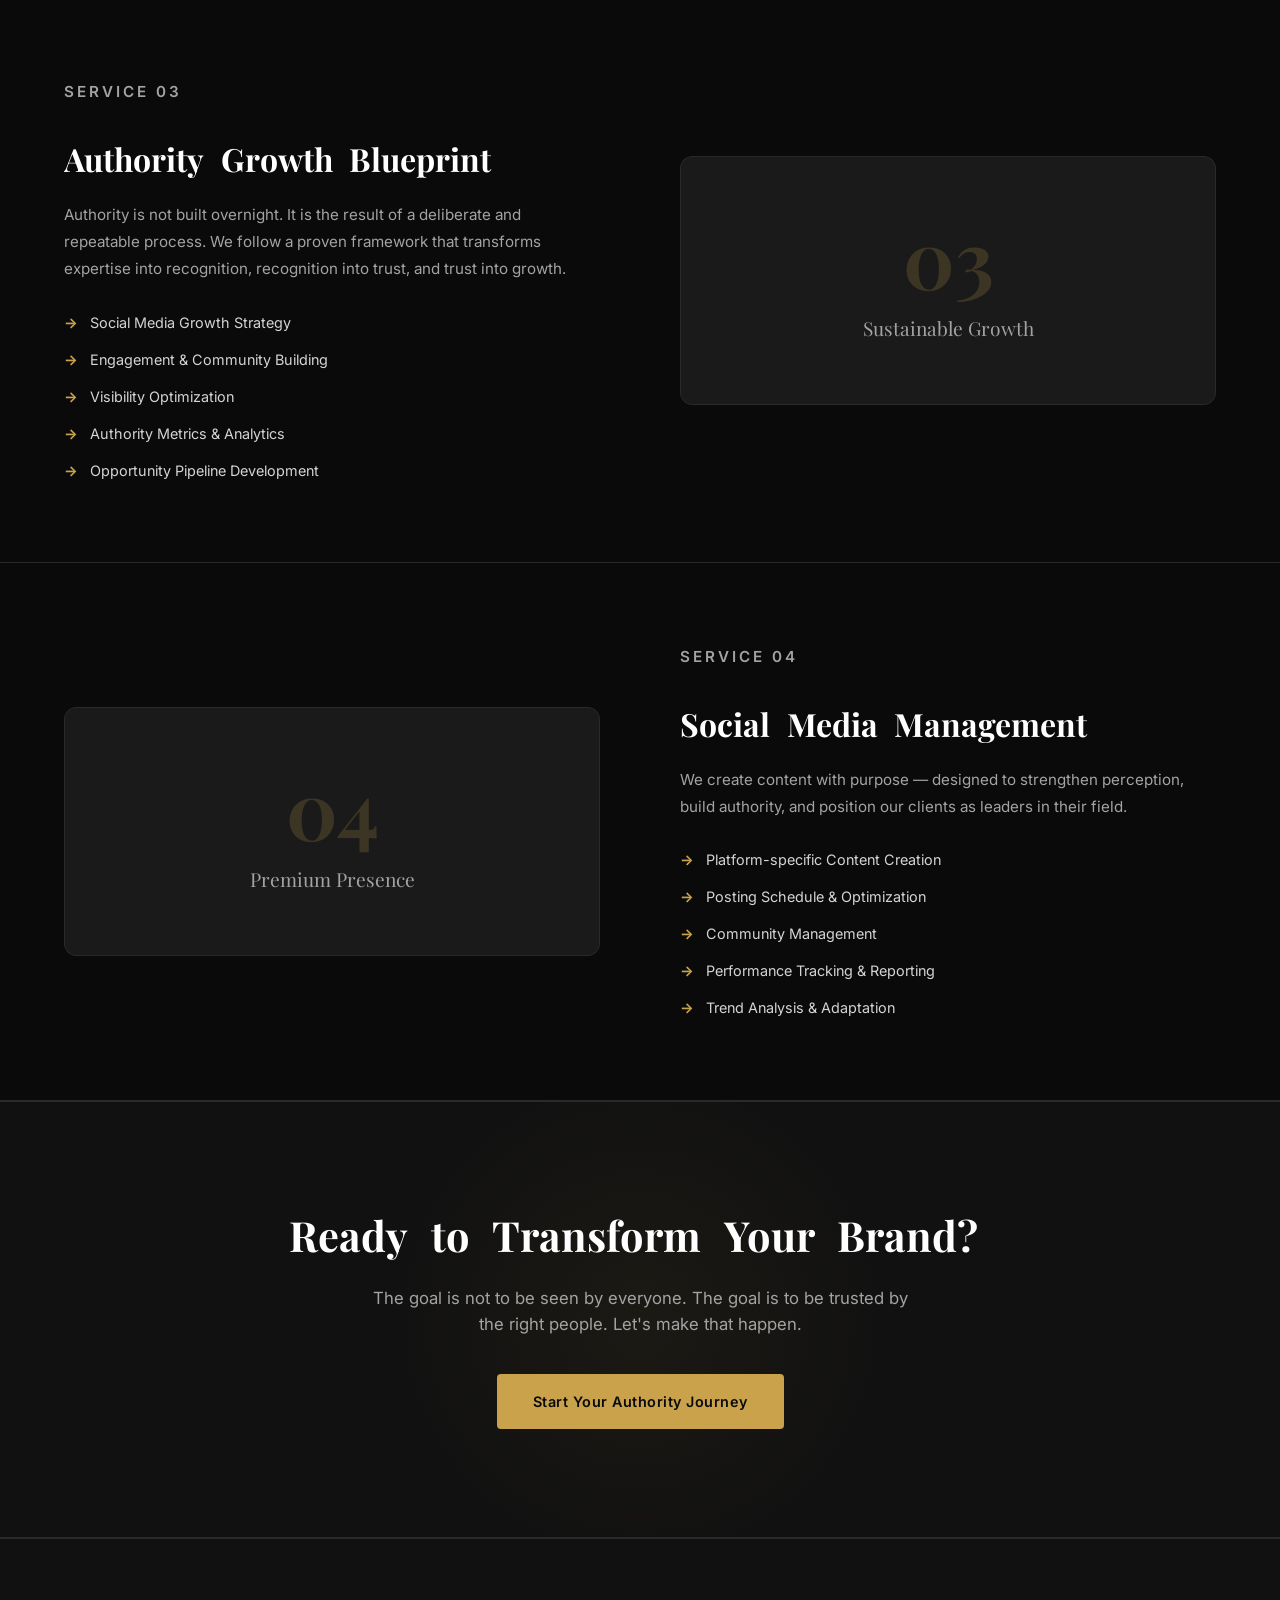
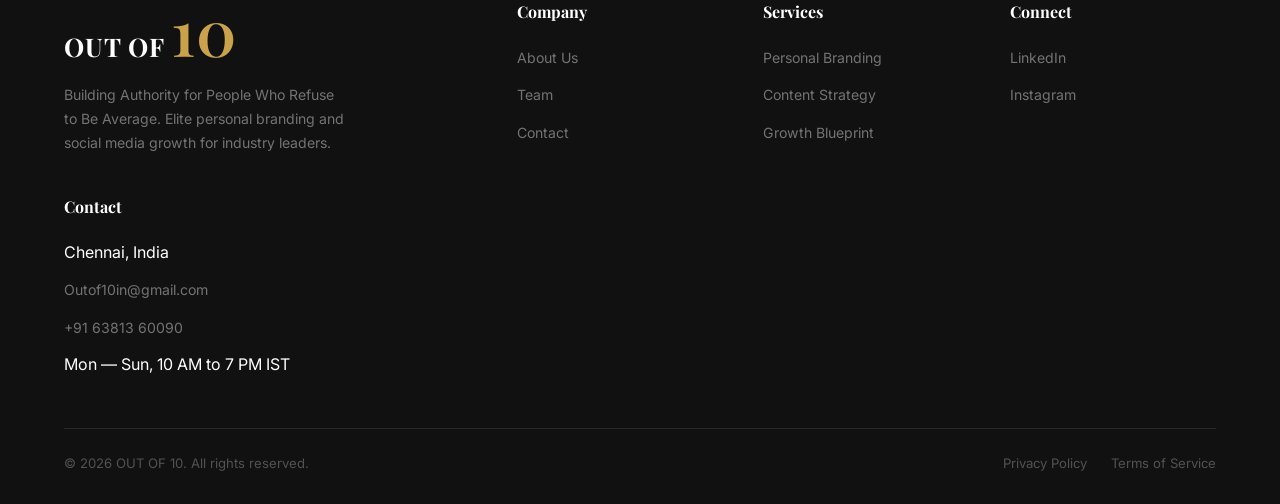
<file: products.html>
<!DOCTYPE html>
<html lang="en">
<head>
  <meta charset="UTF-8">
  <meta name="viewport" content="width=device-width, initial-scale=1.0">
  <title>Products — OUT OF 10</title>
  <link rel="icon" type="image/svg+xml" href="images/favicon.svg">
  <link rel="stylesheet" href="style.css">
  <link rel="stylesheet" href="animations.css">
</head>
<body>

  <!-- PAGE LOADER -->
  <div class="page-loader">
    <div class="loader-content">
      <img src="images/Out of 10 logo.jpg" alt="Out of 10" class="loader-logo">
      <div class="loader-since">since<br>2026</div>
    </div>
  </div>

  <!-- NAVBAR -->
  <nav class="navbar scrolled" id="navbar">
    <div class="container">
      <a href="index.html" class="logo">OUT OF <span>10</span></a>
      <div class="nav-links" id="navLinks">
        <a href="index.html">Home</a>
        <a href="about.html">About Us</a>
        <a href="products.html" class="active">Products</a>
        <a href="team.html">Team</a>
        <a href="contact.html" class="nav-cta">Get Started</a>
      </div>
      <button class="hamburger" id="hamburger" aria-label="Menu">
        <span></span>
        <span></span>
        <span></span>
      </button>
    </div>
  </nav>

  <!-- PRODUCTS HERO -->
  <section class="products-hero">
    <div class="container">
      <p class="section-label" data-type data-type-speed="50">Our Services</p>
      <h1 data-split="chars">How We Build Authority</h1>
      <p data-reveal="clip">In today's digital world, expertise alone is not enough. Through strategic positioning, compelling storytelling, and high-impact content, we build a digital presence that earns attention, trust, and credibility.</p>
    </div>
  </section>

  <!-- SERVICE 1 -->
  <section class="product-detail">
    <div class="container">
      <div class="product-split">
        <div class="product-info" data-animate="fade-right">
          <p class="section-label">Service 01</p>
          <h3 data-split="words">Content & Personal Branding</h3>
          <p data-reveal="clip">A personal brand is more than a profile — it is the perception people have when they hear your name. We create content designed to communicate expertise, build trust, and establish authority.</p>
          <ul class="product-features">
            <li>Brand Identity & Positioning Strategy</li>
            <li>Content Calendar & Creation</li>
            <li>Thought Leadership Content</li>
            <li>Strategic Storytelling</li>
            <li>Consistent Brand Messaging</li>
          </ul>
        </div>
        <div class="product-visual" data-animate="fade-left">
          <div class="big-number">01</div>
          <p>Authority Showcase</p>
        </div>
      </div>
    </div>
  </section>

  <!-- SERVICE 2 -->
  <section class="product-detail">
    <div class="container">
      <div class="product-split">
        <div class="product-visual" data-animate="fade-right">
          <div class="big-number">02</div>
          <p>Strategic Foundation</p>
        </div>
        <div class="product-info" data-animate="fade-left">
          <p class="section-label">Service 02</p>
          <h3 data-split="words">Strategy & Positioning</h3>
          <p data-reveal="clip">Great content without strategy creates noise. Great strategy creates authority. Before content is created, we identify what makes a brand different, who it serves, and how it should be perceived.</p>
          <ul class="product-features">
            <li>Audience Research & Analysis</li>
            <li>Market Positioning & Differentiation</li>
            <li>Content Strategy Development</li>
            <li>Brand Narrative Framework</li>
            <li>Long-term Vision Planning</li>
          </ul>
        </div>
      </div>
    </div>
  </section>

  <!-- SERVICE 3 -->
  <section class="product-detail">
    <div class="container">
      <div class="product-split">
        <div class="product-info" data-animate="fade-right">
          <p class="section-label">Service 03</p>
          <h3 data-split="words">Authority Growth Blueprint</h3>
          <p data-reveal="clip">Authority is not built overnight. It is the result of a deliberate and repeatable process. We follow a proven framework that transforms expertise into recognition, recognition into trust, and trust into growth.</p>
          <ul class="product-features">
            <li>Social Media Growth Strategy</li>
            <li>Engagement & Community Building</li>
            <li>Visibility Optimization</li>
            <li>Authority Metrics & Analytics</li>
            <li>Opportunity Pipeline Development</li>
          </ul>
        </div>
        <div class="product-visual" data-animate="fade-left">
          <div class="big-number">03</div>
          <p>Sustainable Growth</p>
        </div>
      </div>
    </div>
  </section>

  <!-- SERVICE 4 -->
  <section class="product-detail">
    <div class="container">
      <div class="product-split">
        <div class="product-visual" data-animate="fade-right">
          <div class="big-number">04</div>
          <p>Premium Presence</p>
        </div>
        <div class="product-info" data-animate="fade-left">
          <p class="section-label">Service 04</p>
          <h3 data-split="words">Social Media Management</h3>
          <p data-reveal="clip">We create content with purpose — designed to strengthen perception, build authority, and position our clients as leaders in their field.</p>
          <ul class="product-features">
            <li>Platform-specific Content Creation</li>
            <li>Posting Schedule & Optimization</li>
            <li>Community Management</li>
            <li>Performance Tracking & Reporting</li>
            <li>Trend Analysis & Adaptation</li>
          </ul>
        </div>
      </div>
    </div>
  </section>

  <!-- CTA -->
  <section class="cta-banner">
    <div class="container" data-animate="scale">
      <h2 data-split="words">Ready to Transform Your Brand?</h2>
      <p>The goal is not to be seen by everyone. The goal is to be trusted by the right people. Let's make that happen.</p>
      <a href="contact.html" class="btn-primary">Start Your Authority Journey</a>
    </div>
  </section>

  <!-- FOOTER -->
  <footer class="footer">
    <div class="container">
      <div class="footer-grid" data-stagger>
        <div class="footer-brand">
          <a href="index.html" class="logo">OUT OF <span>10</span></a>
          <p>Building Authority for People Who Refuse to Be Average. Elite personal branding and social media growth for industry leaders.</p>
        </div>
        <div class="footer-col">
          <h4>Company</h4>
          <ul>
            <li><a href="about.html">About Us</a></li>
            <li><a href="team.html">Team</a></li>
            <li><a href="contact.html">Contact</a></li>
          </ul>
        </div>
        <div class="footer-col">
          <h4>Services</h4>
          <ul>
            <li><a href="products.html">Personal Branding</a></li>
            <li><a href="products.html">Content Strategy</a></li>
            <li><a href="products.html">Growth Blueprint</a></li>
          </ul>
        </div>
        <div class="footer-col">
          <h4>Connect</h4>
          <ul>
            <li><a href="#">LinkedIn</a></li>
            <li><a href="#">Instagram</a></li>
          </ul>
        </div>
        <div class="footer-col">
          <h4>Contact</h4>
          <ul>
            <li>Chennai, India</li>
            <li><a href="mailto:Outof10in@gmail.com">Outof10in@gmail.com</a></li>
            <li><a href="tel:+916381360090">+91 63813 60090</a></li>
            <li>Mon — Sun, 10 AM to 7 PM IST</li>
          </ul>
        </div>
      </div>
      <div class="footer-bottom">
        <p>&copy; 2026 OUT OF 10. All rights reserved.</p>
        <div class="footer-bottom-links">
          <a href="#">Privacy Policy</a>
          <a href="#">Terms of Service</a>
        </div>
      </div>
    </div>
  </footer>

  <script src="main.js"></script>
</body>
</html>
</file>
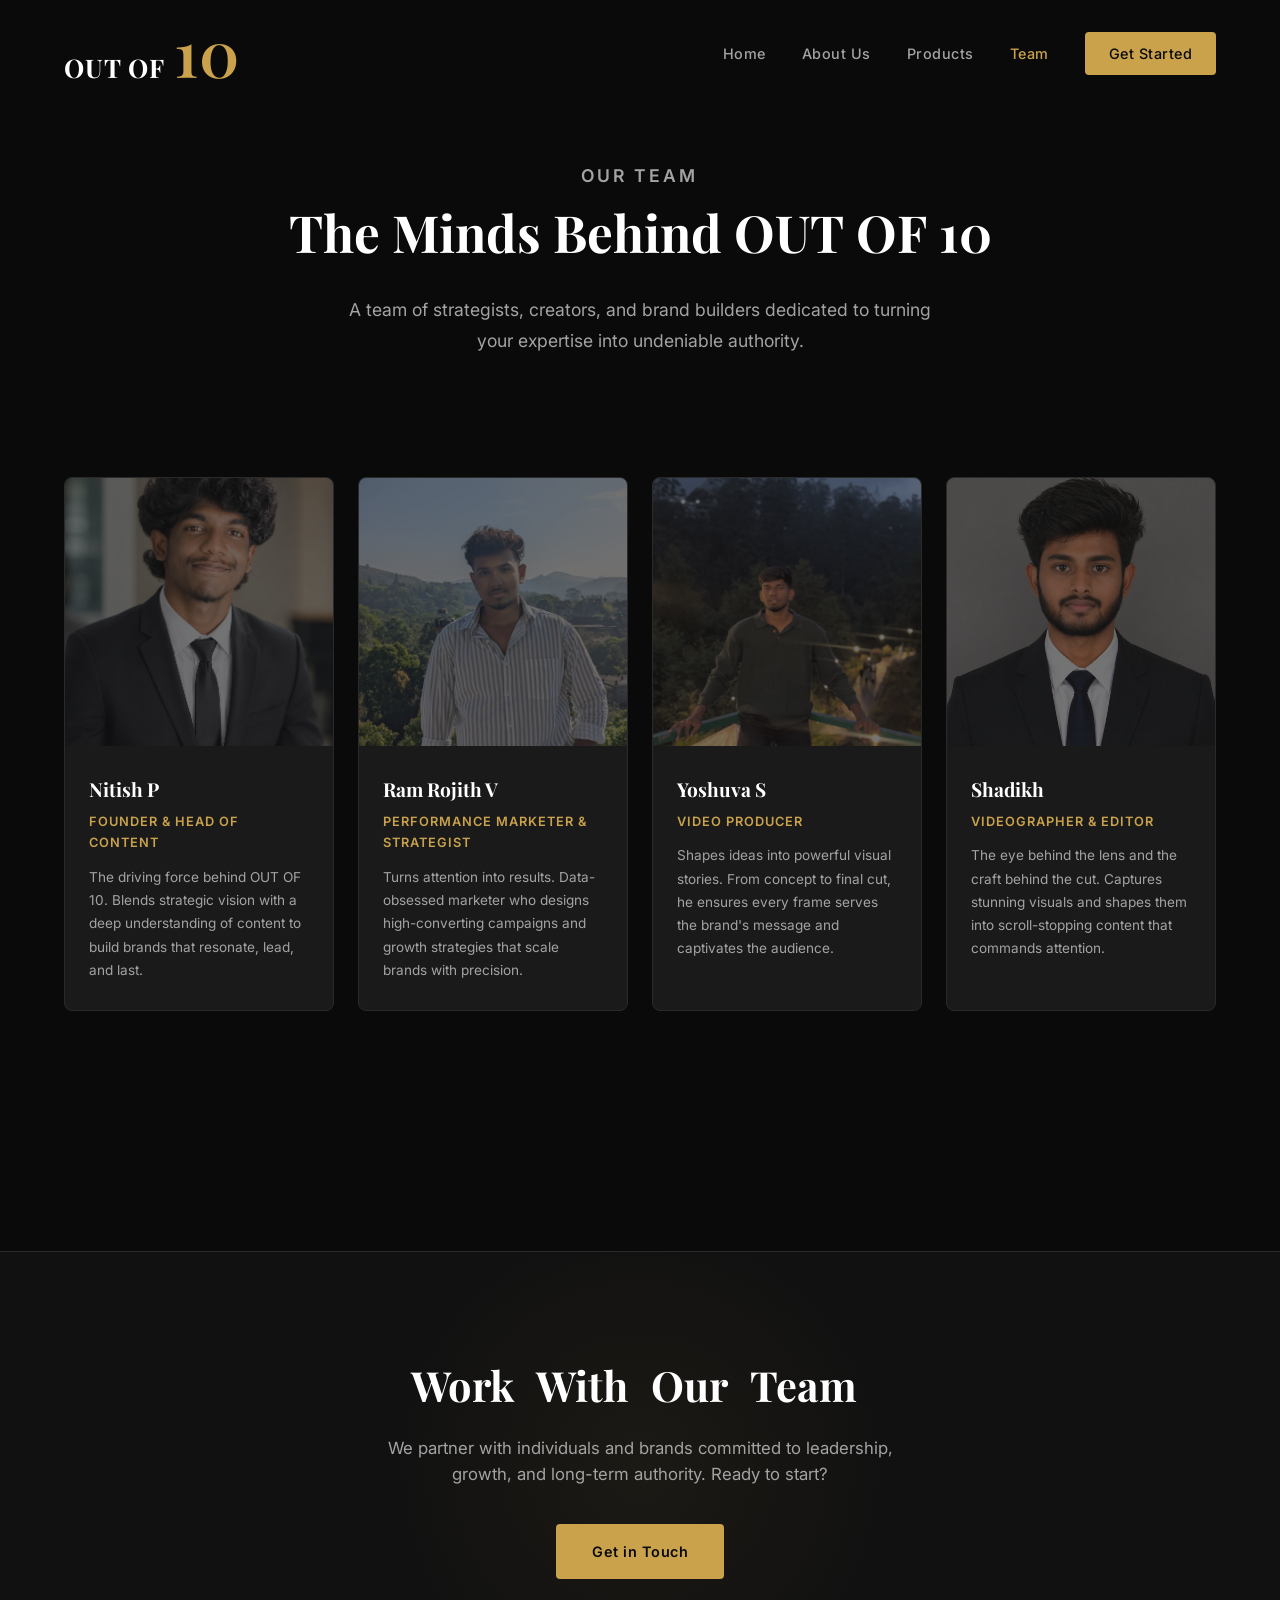
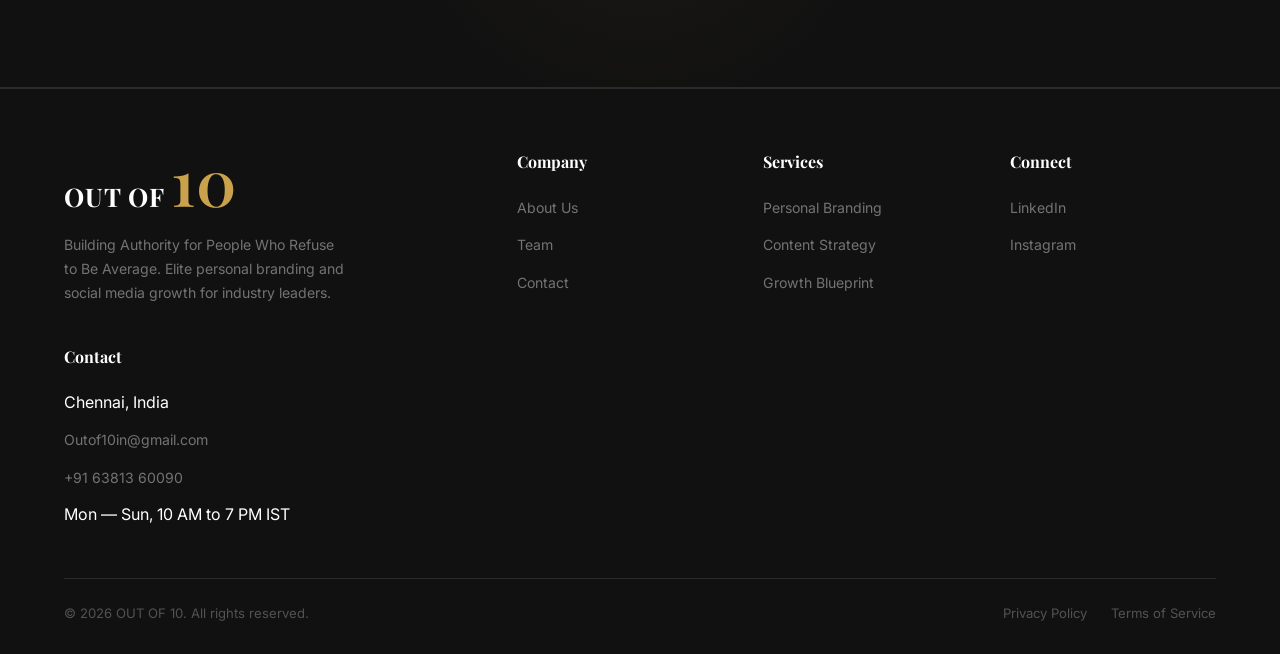
<file: team.html>
<!DOCTYPE html>
<html lang="en">
<head>
  <meta charset="UTF-8">
  <meta name="viewport" content="width=device-width, initial-scale=1.0">
  <title>Team — OUT OF 10</title>
  <link rel="icon" type="image/svg+xml" href="images/favicon.svg">
  <link rel="stylesheet" href="style.css">
  <link rel="stylesheet" href="animations.css">
</head>
<body>

  <!-- PAGE LOADER -->
  <div class="page-loader">
    <div class="loader-content">
      <img src="images/Out of 10 logo.jpg" alt="Out of 10" class="loader-logo">
      <div class="loader-since">since<br>2026</div>
    </div>
  </div>

  <!-- NAVBAR -->
  <nav class="navbar scrolled" id="navbar">
    <div class="container">
      <a href="index.html" class="logo">OUT OF <span>10</span></a>
      <div class="nav-links" id="navLinks">
        <a href="index.html">Home</a>
        <a href="about.html">About Us</a>
        <a href="products.html">Products</a>
        <a href="team.html" class="active">Team</a>
        <a href="contact.html" class="nav-cta">Get Started</a>
      </div>
      <button class="hamburger" id="hamburger" aria-label="Menu">
        <span></span>
        <span></span>
        <span></span>
      </button>
    </div>
  </nav>

  <!-- TEAM HERO -->
  <section class="team-hero">
    <div class="container">
      <p class="section-label" data-type data-type-speed="50">Our Team</p>
      <h1 data-split="chars">The Minds Behind OUT OF 10</h1>
      <p data-reveal="clip">A team of strategists, creators, and brand builders dedicated to turning your expertise into undeniable authority.</p>
    </div>
  </section>

  <!-- TEAM GRID -->
  <section class="section" style="padding-top: 0;">
    <div class="container">
      <div class="team-grid" data-stagger>
        <div class="team-card border-draw">
          <div class="team-avatar"><img src="images/nitish.jpeg" alt="Nitish P"></div>
          <div class="team-info">
            <h3>Nitish P</h3>
            <p class="role">Founder & Head of Content</p>
            <p>The driving force behind OUT OF 10. Blends strategic vision with a deep understanding of content to build brands that resonate, lead, and last.</p>
          </div>
        </div>
        <div class="team-card border-draw">
          <div class="team-avatar"><img src="images/ram-rojith.jpeg" alt="Ram Rojith V"></div>
          <div class="team-info">
            <h3>Ram Rojith V</h3>
            <p class="role">Performance Marketer & Strategist</p>
            <p>Turns attention into results. Data-obsessed marketer who designs high-converting campaigns and growth strategies that scale brands with precision.</p>
          </div>
        </div>
        <div class="team-card border-draw">
          <div class="team-avatar"><img src="images/yoshuva.jpeg" alt="Yoshuva S"></div>
          <div class="team-info">
            <h3>Yoshuva S</h3>
            <p class="role">Video Producer</p>
            <p>Shapes ideas into powerful visual stories. From concept to final cut, he ensures every frame serves the brand's message and captivates the audience.</p>
          </div>
        </div>
        <div class="team-card border-draw">
          <div class="team-avatar"><img src="images/shadikh.jpeg" alt="Shadikh"></div>
          <div class="team-info">
            <h3>Shadikh</h3>
            <p class="role">Videographer & Editor</p>
            <p>The eye behind the lens and the craft behind the cut. Captures stunning visuals and shapes them into scroll-stopping content that commands attention.</p>
          </div>
        </div>
      </div>
    </div>
  </section>

  <!-- CTA -->
  <section class="cta-banner">
    <div class="container" data-animate="scale">
      <h2 data-split="words">Work With Our Team</h2>
      <p>We partner with individuals and brands committed to leadership, growth, and long-term authority. Ready to start?</p>
      <a href="contact.html" class="btn-primary">Get in Touch</a>
    </div>
  </section>

  <!-- FOOTER -->
  <footer class="footer">
    <div class="container">
      <div class="footer-grid" data-stagger>
        <div class="footer-brand">
          <a href="index.html" class="logo">OUT OF <span>10</span></a>
          <p>Building Authority for People Who Refuse to Be Average. Elite personal branding and social media growth for industry leaders.</p>
        </div>
        <div class="footer-col">
          <h4>Company</h4>
          <ul>
            <li><a href="about.html">About Us</a></li>
            <li><a href="team.html">Team</a></li>
            <li><a href="contact.html">Contact</a></li>
          </ul>
        </div>
        <div class="footer-col">
          <h4>Services</h4>
          <ul>
            <li><a href="products.html">Personal Branding</a></li>
            <li><a href="products.html">Content Strategy</a></li>
            <li><a href="products.html">Growth Blueprint</a></li>
          </ul>
        </div>
        <div class="footer-col">
          <h4>Connect</h4>
          <ul>
            <li><a href="#">LinkedIn</a></li>
            <li><a href="#">Instagram</a></li>
          </ul>
        </div>
        <div class="footer-col">
          <h4>Contact</h4>
          <ul>
            <li>Chennai, India</li>
            <li><a href="mailto:Outof10in@gmail.com">Outof10in@gmail.com</a></li>
            <li><a href="tel:+916381360090">+91 63813 60090</a></li>
            <li>Mon — Sun, 10 AM to 7 PM IST</li>
          </ul>
        </div>
      </div>
      <div class="footer-bottom">
        <p>&copy; 2026 OUT OF 10. All rights reserved.</p>
        <div class="footer-bottom-links">
          <a href="#">Privacy Policy</a>
          <a href="#">Terms of Service</a>
        </div>
      </div>
    </div>
  </footer>

  <script src="main.js"></script>
</body>
</html>
</file>
<file: style.css>
@import url('https://fonts.googleapis.com/css2?family=Playfair+Display:wght@400;500;600;700&family=Inter:wght@300;400;500;600;700&display=swap');

*, *::before, *::after {
  margin: 0;
  padding: 0;
  box-sizing: border-box;
}

:root {
  --black: #0a0a0a;
  --dark: #111111;
  --dark-card: #1a1a1a;
  --dark-border: #2a2a2a;
  --gold: #C9A24B;
  --gold-light: #D4B56A;
  --gold-dark: #B8913D;
  --white: #ffffff;
  --gray-100: #f5f5f5;
  --gray-200: #e5e5e5;
  --gray-300: #d4d4d4;
  --gray-400: #a3a3a3;
  --gray-500: #737373;
  --gray-600: #525252;
  --gray-700: #404040;
  --font-heading: 'Playfair Display', Georgia, serif;
  --font-body: 'Inter', -apple-system, sans-serif;
  --transition: 0.3s ease;
}

html {
  scroll-behavior: smooth;
}

body {
  font-family: var(--font-body);
  background: var(--black);
  color: var(--white);
  line-height: 1.6;
  overflow-x: hidden;
}

a {
  text-decoration: none;
  color: inherit;
}

ul {
  list-style: none;
}

img {
  max-width: 100%;
  display: block;
}

.container {
  max-width: 1200px;
  margin: 0 auto;
  padding: 0 24px;
}

/* ── NAVBAR ── */
.navbar {
  position: fixed;
  top: 0;
  left: 0;
  width: 100%;
  z-index: 1000;
  padding: 20px 0;
  transition: var(--transition);
  background: transparent;
}

.navbar.scrolled {
  background: rgba(10, 10, 10, 0.95);
  backdrop-filter: blur(20px);
  padding: 14px 0;
  border-bottom: 1px solid var(--dark-border);
}

.navbar .container {
  display: flex;
  justify-content: space-between;
  align-items: center;
}

.logo {
  font-family: var(--font-heading);
  font-size: 1.6rem;
  font-weight: 700;
  color: var(--white);
  letter-spacing: 1px;
  display: flex;
  align-items: baseline;
  gap: 9px;
}

.logo span {
  color: var(--gold);
  font-size: 4rem;
  font-weight: 600;
  line-height: 1;
}

.nav-links {
  display: flex;
  gap: 36px;
  align-items: center;
}

.nav-links a {
  font-size: 0.9rem;
  font-weight: 500;
  color: var(--gray-400);
  transition: var(--transition);
  letter-spacing: 0.5px;
}

.nav-links a:hover,
.nav-links a.active {
  color: var(--gold);
}

.nav-cta {
  background: var(--gold);
  color: var(--black) !important;
  padding: 10px 24px;
  border-radius: 4px;
  font-weight: 600;
  font-size: 0.85rem;
  transition: var(--transition);
}

.nav-cta:hover {
  background: var(--gold-light);
  transform: translateY(-1px);
}

.hamburger {
  display: none;
  flex-direction: column;
  gap: 5px;
  cursor: pointer;
  background: none;
  border: none;
}

.hamburger span {
  width: 26px;
  height: 2px;
  background: var(--white);
  transition: var(--transition);
}

/* ── HERO ── */
.hero {
  min-height: 100vh;
  display: flex;
  align-items: center;
  position: relative;
  overflow: hidden;
}

.hero::before {
  content: '';
  position: absolute;
  top: -50%;
  right: -20%;
  width: 600px;
  height: 600px;
  background: radial-gradient(circle, rgba(201, 162, 75, 0.08) 0%, transparent 70%);
  border-radius: 50%;
}

.hero-content {
  max-width: 720px;
  position: relative;
  z-index: 2;
}

.hero-badge {
  display: inline-block;
  font-size: 0.75rem;
  font-weight: 600;
  letter-spacing: 3px;
  text-transform: uppercase;
  color: var(--gold);
  border: 1px solid var(--gold-dark);
  padding: 8px 20px;
  margin-bottom: 32px;
  border-radius: 2px;
}

.hero h1 {
  font-family: var(--font-heading);
  font-size: 4rem;
  font-weight: 700;
  line-height: 1.15;
  margin-bottom: 24px;
}

.hero h1 span {
  color: var(--gold);
}

.hero p {
  font-size: 1.15rem;
  color: var(--gray-400);
  max-width: 540px;
  margin-bottom: 40px;
  line-height: 1.8;
}

.hero-buttons {
  display: flex;
  gap: 16px;
  flex-wrap: wrap;
}

.btn-primary {
  display: inline-block;
  background: var(--gold);
  color: var(--black);
  padding: 16px 36px;
  font-size: 0.9rem;
  font-weight: 600;
  border-radius: 4px;
  transition: var(--transition);
  border: none;
  cursor: pointer;
  letter-spacing: 0.5px;
}

.btn-primary:hover {
  background: var(--gold-light);
  transform: translateY(-2px);
  box-shadow: 0 8px 30px rgba(201, 162, 75, 0.25);
}

.btn-outline {
  display: inline-block;
  border: 1px solid var(--dark-border);
  color: var(--white);
  padding: 16px 36px;
  font-size: 0.9rem;
  font-weight: 500;
  border-radius: 4px;
  transition: var(--transition);
  background: transparent;
  cursor: pointer;
  letter-spacing: 0.5px;
}

.btn-outline:hover {
  border-color: var(--gold);
  color: var(--gold);
}

/* ── SECTIONS ── */
.section {
  padding: 120px 0;
}

.section-label {
  font-size: 0.75rem;
  font-weight: 600;
  letter-spacing: 3px;
  text-transform: uppercase;
  color: var(--gold);
  margin-bottom: 16px;
}

.section-title {
  font-family: var(--font-heading);
  font-size: 2.8rem;
  font-weight: 700;
  line-height: 1.2;
  margin-bottom: 20px;
}

.section-desc {
  font-size: 1.05rem;
  color: var(--gray-400);
  max-width: 600px;
  line-height: 1.8;
}

.section-header {
  text-align: center;
  margin-bottom: 72px;
}

.section-header .section-desc {
  margin: 0 auto;
}

/* ── PROBLEM SECTION ── */
.problem-section {
  background: var(--dark);
  border-top: 1px solid var(--dark-border);
  border-bottom: 1px solid var(--dark-border);
}

.problem-grid {
  display: grid;
  grid-template-columns: 1fr 1fr;
  gap: 80px;
  align-items: center;
}

.problem-statements {
  display: flex;
  flex-direction: column;
  gap: 20px;
}

.problem-item {
  display: flex;
  align-items: center;
  gap: 16px;
  padding: 16px 20px;
  background: var(--dark-card);
  border: 1px solid var(--dark-border);
  border-radius: 6px;
  transition: var(--transition);
}

.problem-item:hover {
  border-color: var(--gold-dark);
}

.problem-item .icon {
  color: var(--gold);
  font-size: 1.2rem;
  flex-shrink: 0;
}

.problem-item p {
  font-size: 0.95rem;
  color: var(--gray-300);
}

.problem-quote {
  font-family: var(--font-heading);
  font-size: 2.2rem;
  font-weight: 600;
  line-height: 1.3;
  color: var(--white);
}

.problem-quote span {
  color: var(--gold);
}

.problem-sub {
  margin-top: 20px;
  font-size: 1rem;
  color: var(--gray-400);
  line-height: 1.7;
}

/* ── SERVICES ── */
.services-grid {
  display: grid;
  grid-template-columns: repeat(3, 1fr);
  gap: 24px;
}

.service-card {
  background: var(--dark-card);
  border: 1px solid var(--dark-border);
  border-radius: 8px;
  padding: 40px 32px;
  transition: var(--transition);
  position: relative;
  overflow: hidden;
}

.service-card::before {
  content: '';
  position: absolute;
  top: 0;
  left: 0;
  width: 100%;
  height: 3px;
  background: var(--gold);
  transform: scaleX(0);
  transition: var(--transition);
}

.service-card:hover {
  border-color: var(--gold-dark);
  transform: translateY(-4px);
}

.service-card:hover::before {
  transform: scaleX(1);
}

.service-number {
  font-family: var(--font-heading);
  font-size: 0.85rem;
  color: var(--gold);
  letter-spacing: 2px;
  margin-bottom: 20px;
}

.service-card h3 {
  font-family: var(--font-heading);
  font-size: 1.4rem;
  font-weight: 600;
  margin-bottom: 14px;
}

.service-card p {
  font-size: 0.9rem;
  color: var(--gray-400);
  line-height: 1.7;
}

/* ── WHO WE HELP ── */
.help-grid {
  display: grid;
  grid-template-columns: repeat(3, 1fr);
  gap: 24px;
}

.help-card {
  background: var(--dark-card);
  border: 1px solid var(--dark-border);
  border-radius: 8px;
  padding: 40px 32px;
  transition: var(--transition);
  text-align: center;
}

.help-card:hover {
  border-color: var(--gold-dark);
  transform: translateY(-4px);
}

.help-icon {
  width: 60px;
  height: 60px;
  margin: 0 auto 24px;
  background: rgba(201, 162, 75, 0.1);
  border-radius: 50%;
  display: flex;
  align-items: center;
  justify-content: center;
  font-size: 1.5rem;
}

.help-card h3 {
  font-family: var(--font-heading);
  font-size: 1.3rem;
  margin-bottom: 12px;
}

.help-card p {
  font-size: 0.9rem;
  color: var(--gray-400);
  line-height: 1.7;
}

/* ── PHASES ── */
.phases-grid {
  display: grid;
  grid-template-columns: repeat(4, 1fr);
  gap: 24px;
  counter-reset: phase;
}

.phase-card {
  background: var(--dark-card);
  border: 1px solid var(--dark-border);
  border-radius: 8px;
  padding: 40px 28px;
  transition: var(--transition);
  position: relative;
}

.phase-card:hover {
  border-color: var(--gold-dark);
  transform: translateY(-4px);
}

.phase-num {
  font-family: var(--font-heading);
  font-size: 2.5rem;
  font-weight: 700;
  color: rgba(201, 162, 75, 0.15);
  margin-bottom: 16px;
}

.phase-card h3 {
  font-family: var(--font-heading);
  font-size: 1.3rem;
  margin-bottom: 12px;
  color: var(--gold);
}

.phase-card p {
  font-size: 0.9rem;
  color: var(--gray-400);
  line-height: 1.7;
}

/* ── CTA BANNER ── */
.cta-banner {
  background: var(--dark);
  border-top: 1px solid var(--dark-border);
  border-bottom: 1px solid var(--dark-border);
  text-align: center;
  padding: 100px 0;
}

.cta-banner h2 {
  font-family: var(--font-heading);
  font-size: 2.6rem;
  margin-bottom: 16px;
}

.cta-banner p {
  color: var(--gray-400);
  font-size: 1.05rem;
  margin-bottom: 36px;
  max-width: 560px;
  margin-left: auto;
  margin-right: auto;
}

/* ── ABOUT PAGE ── */
.about-hero {
  padding: 160px 0 80px;
  text-align: center;
}

.about-hero h1 {
  font-family: var(--font-heading);
  font-size: 3.2rem;
  margin-bottom: 20px;
}

.about-hero p {
  font-size: 1.1rem;
  color: var(--gray-400);
  max-width: 640px;
  margin: 0 auto;
  line-height: 1.8;
}

.about-content {
  padding: 80px 0;
}

.about-split {
  display: grid;
  grid-template-columns: 1fr 1fr;
  gap: 80px;
  align-items: center;
}

.about-values {
  display: grid;
  grid-template-columns: 1fr 1fr;
  gap: 24px;
}

.value-card {
  background: var(--dark-card);
  border: 1px solid var(--dark-border);
  border-radius: 8px;
  padding: 32px 24px;
  transition: var(--transition);
}

.value-card:hover {
  border-color: var(--gold-dark);
}

.value-card h3 {
  font-family: var(--font-heading);
  font-size: 1.15rem;
  margin-bottom: 10px;
  color: var(--gold);
}

.value-card p {
  font-size: 0.88rem;
  color: var(--gray-400);
  line-height: 1.7;
}

/* ── BELIEF SECTION ── */
.belief-section {
  background: var(--dark);
  border-top: 1px solid var(--dark-border);
  border-bottom: 1px solid var(--dark-border);
}

.belief-grid {
  display: grid;
  grid-template-columns: 1fr 1fr;
  gap: 60px;
}

.belief-text {
  font-family: var(--font-heading);
  font-size: 1.8rem;
  line-height: 1.5;
  font-weight: 500;
}

.belief-text span {
  color: var(--gold);
}

.belief-list {
  display: flex;
  flex-direction: column;
  gap: 20px;
}

.belief-list li {
  display: flex;
  align-items: flex-start;
  gap: 14px;
  font-size: 0.95rem;
  color: var(--gray-300);
  line-height: 1.7;
}

.belief-list li::before {
  content: '◆';
  color: var(--gold);
  margin-top: 2px;
  flex-shrink: 0;
}

/* ── PRODUCTS PAGE ── */
.products-hero {
  padding: 160px 0 80px;
  text-align: center;
}

.products-hero h1 {
  font-family: var(--font-heading);
  font-size: 3.2rem;
  margin-bottom: 20px;
}

.products-hero p {
  font-size: 1.1rem;
  color: var(--gray-400);
  max-width: 640px;
  margin: 0 auto;
  line-height: 1.8;
}

.product-detail {
  padding: 80px 0;
  border-bottom: 1px solid var(--dark-border);
}

.product-detail:last-of-type {
  border-bottom: none;
}

.product-split {
  display: grid;
  grid-template-columns: 1fr 1fr;
  gap: 80px;
  align-items: center;
}

.product-info h3 {
  font-family: var(--font-heading);
  font-size: 2rem;
  margin-bottom: 16px;
}

.product-info p {
  font-size: 0.95rem;
  color: var(--gray-400);
  line-height: 1.8;
  margin-bottom: 28px;
}

.product-features {
  display: flex;
  flex-direction: column;
  gap: 14px;
}

.product-features li {
  display: flex;
  align-items: center;
  gap: 12px;
  font-size: 0.9rem;
  color: var(--gray-300);
}

.product-features li::before {
  content: '→';
  color: var(--gold);
  font-weight: 700;
}

.product-visual {
  background: var(--dark-card);
  border: 1px solid var(--dark-border);
  border-radius: 12px;
  padding: 60px 40px;
  text-align: center;
}

.product-visual .big-number {
  font-family: var(--font-heading);
  font-size: 5rem;
  font-weight: 700;
  color: var(--gold);
  opacity: 0.2;
  line-height: 1;
  margin-bottom: 16px;
}

.product-visual p {
  font-family: var(--font-heading);
  font-size: 1.2rem;
  color: var(--gray-400);
}

/* ── TEAM PAGE ── */
.team-hero {
  padding: 160px 0 80px;
  text-align: center;
}

.team-hero h1 {
  font-family: var(--font-heading);
  font-size: 3.2rem;
  margin-bottom: 20px;
}

.team-hero p {
  font-size: 1.1rem;
  color: var(--gray-400);
  max-width: 600px;
  margin: 0 auto;
  line-height: 1.8;
}

.team-grid {
  display: grid;
  grid-template-columns: repeat(4, 1fr);
  gap: 24px;
  padding: 40px 0 120px;
}

.team-card {
  background: var(--dark-card);
  border: 1px solid var(--dark-border);
  border-radius: 8px;
  overflow: hidden;
  transition: var(--transition);
}

.team-card:hover {
  border-color: var(--gold-dark);
  transform: translateY(-6px);
}

.team-avatar {
  width: 100%;
  aspect-ratio: 1;
  background: linear-gradient(135deg, var(--dark-border) 0%, var(--dark-card) 100%);
  display: flex;
  align-items: center;
  justify-content: center;
  font-family: var(--font-heading);
  font-size: 2.5rem;
  font-weight: 700;
  color: var(--gold);
  opacity: 0.4;
  overflow: hidden;
}

.team-avatar img {
  width: 100%;
  height: 100%;
  object-fit: cover;
  opacity: 1;
  transition: transform 0.5s ease;
}

.team-card:hover .team-avatar img {
  transform: scale(1.05);
}

.team-info {
  padding: 28px 24px;
}

.team-info h3 {
  font-family: var(--font-heading);
  font-size: 1.2rem;
  margin-bottom: 6px;
}

.team-info .role {
  font-size: 0.8rem;
  color: var(--gold);
  font-weight: 600;
  letter-spacing: 1px;
  text-transform: uppercase;
  margin-bottom: 12px;
}

.team-info p {
  font-size: 0.85rem;
  color: var(--gray-400);
  line-height: 1.7;
}

/* ── CONTACT PAGE ── */
.contact-hero {
  padding: 160px 0 80px;
  text-align: center;
}

.contact-hero h1 {
  font-family: var(--font-heading);
  font-size: 3.2rem;
  margin-bottom: 20px;
}

.contact-hero p {
  font-size: 1.1rem;
  color: var(--gray-400);
  max-width: 600px;
  margin: 0 auto;
  line-height: 1.8;
}

.contact-grid {
  display: grid;
  grid-template-columns: 1fr 1fr;
  gap: 60px;
  padding: 40px 0 120px;
}

.contact-form {
  display: flex;
  flex-direction: column;
  gap: 20px;
}

.form-group {
  display: flex;
  flex-direction: column;
  gap: 8px;
}

.form-group label {
  font-size: 0.8rem;
  font-weight: 600;
  letter-spacing: 1px;
  text-transform: uppercase;
  color: var(--gray-400);
}

.form-group input,
.form-group textarea,
.form-group select {
  background: var(--dark-card);
  border: 1px solid var(--dark-border);
  border-radius: 6px;
  padding: 14px 16px;
  color: var(--white);
  font-family: var(--font-body);
  font-size: 0.9rem;
  transition: var(--transition);
  outline: none;
}

.form-group input:focus,
.form-group textarea:focus,
.form-group select:focus {
  border-color: var(--gold);
}

.form-group textarea {
  resize: vertical;
  min-height: 120px;
}

.form-group select option {
  background: var(--dark-card);
  color: var(--white);
}

.contact-info-cards {
  display: flex;
  flex-direction: column;
  gap: 24px;
}

.info-card {
  background: var(--dark-card);
  border: 1px solid var(--dark-border);
  border-radius: 8px;
  padding: 32px 28px;
  transition: var(--transition);
}

.info-card:hover {
  border-color: var(--gold-dark);
}

.info-card h3 {
  font-family: var(--font-heading);
  font-size: 1.1rem;
  margin-bottom: 8px;
  color: var(--gold);
}

.info-card p {
  font-size: 0.9rem;
  color: var(--gray-400);
  line-height: 1.7;
}

/* ── FOOTER ── */
.footer {
  background: var(--dark);
  border-top: 1px solid var(--dark-border);
  padding: 60px 0 30px;
}

.footer-grid {
  display: grid;
  grid-template-columns: 2fr 1fr 1fr 1fr;
  gap: 40px;
  margin-bottom: 50px;
}

.footer-brand .logo {
  margin-bottom: 16px;
  display: inline-block;
}

.footer-brand p {
  font-size: 0.88rem;
  color: var(--gray-500);
  line-height: 1.7;
  max-width: 280px;
}

.footer-col h4 {
  font-family: var(--font-heading);
  font-size: 1rem;
  margin-bottom: 20px;
  color: var(--white);
}

.footer-col ul {
  display: flex;
  flex-direction: column;
  gap: 12px;
}

.footer-col a {
  font-size: 0.88rem;
  color: var(--gray-500);
  transition: var(--transition);
}

.footer-col a:hover {
  color: var(--gold);
}

.footer-bottom {
  border-top: 1px solid var(--dark-border);
  padding-top: 24px;
  display: flex;
  justify-content: space-between;
  align-items: center;
}

.footer-bottom p {
  font-size: 0.82rem;
  color: var(--gray-600);
}

.footer-bottom-links {
  display: flex;
  gap: 24px;
}

.footer-bottom-links a {
  font-size: 0.82rem;
  color: var(--gray-600);
  transition: var(--transition);
}

.footer-bottom-links a:hover {
  color: var(--gold);
}

/* ── RESPONSIVE ── */
@media (max-width: 1024px) {
  .hero h1 {
    font-size: 3rem;
  }

  .services-grid,
  .help-grid {
    grid-template-columns: repeat(2, 1fr);
  }

  .phases-grid {
    grid-template-columns: repeat(2, 1fr);
  }

  .team-grid {
    grid-template-columns: repeat(2, 1fr);
  }

  .footer-grid {
    grid-template-columns: 1fr 1fr;
  }
}

@media (max-width: 768px) {
  .nav-links {
    display: none;
    position: fixed;
    top: 0;
    left: 0;
    width: 100%;
    height: 100vh;
    background: rgba(10, 10, 10, 0.98);
    flex-direction: column;
    justify-content: center;
    align-items: center;
    gap: 32px;
    z-index: 999;
  }

  .nav-links.open {
    display: flex;
  }

  .nav-links a {
    font-size: 1.2rem;
  }

  .hamburger {
    display: flex;
    z-index: 1000;
  }

  .hero h1 {
    font-size: 2.4rem;
  }

  .section-title,
  .about-hero h1,
  .products-hero h1,
  .team-hero h1,
  .contact-hero h1 {
    font-size: 2.2rem;
  }

  .problem-grid,
  .about-split,
  .product-split,
  .belief-grid,
  .contact-grid {
    grid-template-columns: 1fr;
    gap: 40px;
  }

  .services-grid,
  .help-grid,
  .phases-grid {
    grid-template-columns: 1fr;
  }

  .team-grid {
    grid-template-columns: 1fr;
  }

  .footer-grid {
    grid-template-columns: 1fr;
  }

  .footer-bottom {
    flex-direction: column;
    gap: 12px;
    text-align: center;
  }

  .cta-banner h2 {
    font-size: 2rem;
  }
}
</file>
<file: animations.css>
/* ══════════════════════════════════════════
   ANIMATIONS — OUT OF 10
   ══════════════════════════════════════════ */

/* ── BASE REVEAL STATE ── */
[data-animate] {
  opacity: 0;
  transition: opacity 0.8s cubic-bezier(0.16, 1, 0.3, 1),
              transform 0.8s cubic-bezier(0.16, 1, 0.3, 1);
  will-change: opacity, transform;
}

[data-animate].is-visible {
  opacity: 1;
  transform: none !important;
}

/* Directional reveals */
[data-animate="fade-up"] {
  transform: translateY(50px);
}

[data-animate="fade-down"] {
  transform: translateY(-50px);
}

[data-animate="fade-left"] {
  transform: translateX(60px);
}

[data-animate="fade-right"] {
  transform: translateX(-60px);
}

[data-animate="scale"] {
  transform: scale(0.92);
}

[data-animate="fade-in"] {
  transform: none;
}

/* ── STAGGERED GRID CHILDREN ── */
[data-stagger] > * {
  opacity: 0;
  transform: translateY(36px);
  transition: opacity 0.65s cubic-bezier(0.16, 1, 0.3, 1),
              transform 0.65s cubic-bezier(0.16, 1, 0.3, 1);
  will-change: opacity, transform;
}

[data-stagger].is-visible > * {
  opacity: 1;
  transform: none;
}

[data-stagger].is-visible > *:nth-child(1) { transition-delay: 0.06s; }
[data-stagger].is-visible > *:nth-child(2) { transition-delay: 0.14s; }
[data-stagger].is-visible > *:nth-child(3) { transition-delay: 0.22s; }
[data-stagger].is-visible > *:nth-child(4) { transition-delay: 0.30s; }
[data-stagger].is-visible > *:nth-child(5) { transition-delay: 0.38s; }
[data-stagger].is-visible > *:nth-child(6) { transition-delay: 0.46s; }

/* ── COUNTER ANIMATION ── */
[data-count] {
  display: inline-block;
}

/* ── HERO ENTRANCE ── */
.hero-badge {
  opacity: 0;
  transform: translateY(20px);
  animation: heroReveal 0.8s 0.2s cubic-bezier(0.16, 1, 0.3, 1) forwards;
}

.hero-content h1 {
  opacity: 0;
  transform: translateY(30px);
  animation: heroReveal 0.9s 0.4s cubic-bezier(0.16, 1, 0.3, 1) forwards;
}

.hero-content p {
  opacity: 0;
  transform: translateY(30px);
  animation: heroReveal 0.9s 0.6s cubic-bezier(0.16, 1, 0.3, 1) forwards;
}

.hero-buttons {
  opacity: 0;
  transform: translateY(20px);
  animation: heroReveal 0.8s 0.8s cubic-bezier(0.16, 1, 0.3, 1) forwards;
}

@keyframes heroReveal {
  to {
    opacity: 1;
    transform: none;
  }
}

/* ── FLOATING GLOW (hero bg orb) ── */
.hero::before {
  animation: floatGlow 8s ease-in-out infinite alternate;
}

@keyframes floatGlow {
  0%   { transform: translate(0, 0) scale(1); }
  50%  { transform: translate(30px, -20px) scale(1.1); }
  100% { transform: translate(-20px, 15px) scale(0.95); }
}

/* ── GOLD LINE UNDERLINE EFFECT ── */
.link-underline {
  position: relative;
  display: inline-block;
}

.link-underline::after {
  content: '';
  position: absolute;
  bottom: -4px;
  left: 0;
  width: 0;
  height: 2px;
  background: var(--gold);
  transition: width 0.35s cubic-bezier(0.16, 1, 0.3, 1);
}

.link-underline:hover::after {
  width: 100%;
}

/* ── ENHANCED CARD HOVER ── */
.service-card,
.help-card,
.phase-card,
.value-card,
.team-card,
.info-card {
  transition: transform 0.4s cubic-bezier(0.16, 1, 0.3, 1),
              border-color 0.4s ease,
              box-shadow 0.4s ease;
}

.service-card:hover,
.help-card:hover,
.phase-card:hover,
.value-card:hover,
.team-card:hover,
.info-card:hover {
  box-shadow: 0 12px 40px rgba(0, 0, 0, 0.3),
              0 0 0 1px rgba(201, 162, 75, 0.1);
}

/* ── TEAM AVATAR GRADIENT SHIMMER ── */
.team-avatar {
  position: relative;
  overflow: hidden;
}

.team-avatar::after {
  content: '';
  position: absolute;
  top: -50%;
  left: -60%;
  width: 40%;
  height: 200%;
  background: linear-gradient(
    90deg,
    transparent 0%,
    rgba(201, 162, 75, 0.06) 50%,
    transparent 100%
  );
  transform: rotate(25deg);
  animation: shimmer 4s ease-in-out infinite;
}

@keyframes shimmer {
  0%   { left: -60%; }
  100% { left: 160%; }
}

/* ── PULSE CTA ── */
.btn-primary {
  position: relative;
  overflow: hidden;
}

.btn-primary::before {
  content: '';
  position: absolute;
  top: 50%;
  left: 50%;
  width: 0;
  height: 0;
  background: rgba(255, 255, 255, 0.15);
  border-radius: 50%;
  transform: translate(-50%, -50%);
  transition: width 0.6s ease, height 0.6s ease;
}

.btn-primary:hover::before {
  width: 300px;
  height: 300px;
}

/* ── SMOOTH BORDER DRAW ── */
.border-draw {
  position: relative;
}

.border-draw::before,
.border-draw::after {
  content: '';
  position: absolute;
  background: var(--gold);
  transition: transform 0.5s cubic-bezier(0.16, 1, 0.3, 1);
}

.border-draw::before {
  bottom: 0;
  left: 0;
  width: 100%;
  height: 2px;
  transform: scaleX(0);
  transform-origin: right;
}

.border-draw::after {
  top: 0;
  right: 0;
  width: 2px;
  height: 100%;
  transform: scaleY(0);
  transform-origin: top;
}

.border-draw:hover::before {
  transform: scaleX(1);
  transform-origin: left;
}

.border-draw:hover::after {
  transform: scaleY(1);
  transform-origin: bottom;
}

/* ── SECTION DIVIDER LINE ── */
.divider-line {
  width: 60px;
  height: 2px;
  background: var(--gold);
  margin: 0 auto 40px;
  transform: scaleX(0);
  transition: transform 0.8s cubic-bezier(0.16, 1, 0.3, 1);
}

.is-visible .divider-line,
.divider-line.is-visible {
  transform: scaleX(1);
}

/* ── CTA BANNER GLOW ── */
.cta-banner {
  position: relative;
  overflow: hidden;
}

.cta-banner::before {
  content: '';
  position: absolute;
  top: 50%;
  left: 50%;
  width: 500px;
  height: 500px;
  background: radial-gradient(circle, rgba(201, 162, 75, 0.06) 0%, transparent 70%);
  border-radius: 50%;
  transform: translate(-50%, -50%);
  animation: ctaGlow 6s ease-in-out infinite alternate;
}

@keyframes ctaGlow {
  0%   { opacity: 0.5; transform: translate(-50%, -50%) scale(1); }
  100% { opacity: 1; transform: translate(-50%, -50%) scale(1.3); }
}

/* ── NAVBAR TRANSITION ── */
.navbar {
  transition: background 0.4s ease, padding 0.4s ease, box-shadow 0.4s ease;
}

.navbar.scrolled {
  box-shadow: 0 4px 30px rgba(0, 0, 0, 0.3);
}

/* ── FORM FOCUS GLOW ── */
.form-group input:focus,
.form-group textarea:focus,
.form-group select:focus {
  box-shadow: 0 0 0 3px rgba(201, 162, 75, 0.12);
}

/* ── PROBLEM ITEM SLIDE ── */
.problem-item {
  transition: transform 0.35s cubic-bezier(0.16, 1, 0.3, 1),
              border-color 0.35s ease,
              box-shadow 0.35s ease;
}

.problem-item:hover {
  transform: translateX(8px);
  box-shadow: -4px 0 20px rgba(201, 162, 75, 0.08);
}

/* ── BIG NUMBER PARALLAX ── */
.product-visual .big-number {
  transition: transform 0.6s cubic-bezier(0.16, 1, 0.3, 1),
              opacity 0.6s ease;
}

.product-visual:hover .big-number {
  transform: scale(1.1);
  opacity: 0.35 !important;
}

/* ── PAGE LOAD OVERLAY ── */
.page-loader {
  position: fixed;
  top: 0;
  left: 0;
  width: 100%;
  height: 100%;
  background: #F5F0E8;
  z-index: 9999;
  display: flex;
  align-items: center;
  justify-content: center;
  flex-direction: column;
  transition: opacity 0.6s ease, visibility 0.6s ease;
}

.page-loader.loaded {
  opacity: 0;
  visibility: hidden;
  pointer-events: none;
}

.loader-content {
  display: flex;
  flex-direction: column;
  align-items: center;
  gap: 20px;
  animation: loaderFadeIn 0.8s ease forwards;
}

.loader-logo {
  width: 320px;
  max-width: 80vw;
  height: auto;
  object-fit: contain;
}

.loader-since {
  font-family: 'Inter', 'Helvetica Neue', Arial, sans-serif;
  font-size: 0.8rem;
  font-weight: 400;
  color: #111111;
  text-align: center;
  line-height: 1.3;
  margin-top: 40px;
}

@keyframes loaderFadeIn {
  0% { opacity: 0; transform: translateY(10px); }
  100% { opacity: 1; transform: translateY(0); }
}

/* ── SMOOTH SCROLL INDICATOR ── */
.scroll-indicator {
  position: absolute;
  bottom: 40px;
  left: 50%;
  transform: translateX(-50%);
  display: flex;
  flex-direction: column;
  align-items: center;
  gap: 8px;
  opacity: 0;
  animation: heroReveal 0.8s 1.2s cubic-bezier(0.16, 1, 0.3, 1) forwards;
}

.scroll-indicator span {
  font-size: 0.7rem;
  letter-spacing: 2px;
  text-transform: uppercase;
  color: var(--gray-500);
}

.scroll-indicator .scroll-line {
  width: 1px;
  height: 40px;
  background: var(--dark-border);
  position: relative;
  overflow: hidden;
}

.scroll-indicator .scroll-line::after {
  content: '';
  position: absolute;
  top: -100%;
  left: 0;
  width: 100%;
  height: 40%;
  background: var(--gold);
  animation: scrollDown 1.8s ease-in-out infinite;
}

@keyframes scrollDown {
  0%   { top: -40%; }
  100% { top: 120%; }
}

/* ══════════════════════════════════════════
   TEXT ANIMATIONS
   ══════════════════════════════════════════ */

/* ── SPLIT CHARS — hidden state ── */
[data-split="chars"] {
  overflow: hidden;
}

[data-split="chars"] .char {
  display: inline-block;
  opacity: 0;
  transform: translateY(100%) rotateX(-80deg);
  transform-origin: bottom center;
  transition: opacity 0.5s cubic-bezier(0.16, 1, 0.3, 1),
              transform 0.6s cubic-bezier(0.16, 1, 0.3, 1);
  will-change: opacity, transform;
}

[data-split="chars"].is-visible .char {
  opacity: 1;
  transform: translateY(0) rotateX(0deg);
}

/* ── SPLIT WORDS — hidden state ── */
[data-split="words"] {
  overflow: hidden;
}

[data-split="words"] .word {
  display: inline-block;
  opacity: 0;
  transform: translateY(60%) skewY(4deg);
  transform-origin: bottom left;
  transition: opacity 0.55s cubic-bezier(0.16, 1, 0.3, 1),
              transform 0.65s cubic-bezier(0.16, 1, 0.3, 1);
  will-change: opacity, transform;
}

[data-split="words"].is-visible .word {
  opacity: 1;
  transform: translateY(0) skewY(0deg);
}

/* word spacing */
[data-split="words"] .word {
  margin-right: 0.3em;
}

/* ── TYPING CURSOR ── */
[data-type] {
  overflow: hidden;
  white-space: nowrap;
  border-right: 2px solid var(--gold);
  width: 0;
  transition: none;
}

[data-type].is-typing {
  animation: typeBlink 0.7s step-end infinite;
}

[data-type].is-typed {
  border-right-color: transparent;
  animation: none;
}

@keyframes typeBlink {
  0%, 100% { border-right-color: var(--gold); }
  50%      { border-right-color: transparent; }
}

/* ── TEXT CLIP MASK REVEAL ── */
[data-reveal="clip"] {
  overflow: hidden;
}

[data-reveal="clip"] .reveal-inner {
  transform: translateY(105%);
  transition: transform 0.8s cubic-bezier(0.16, 1, 0.3, 1);
  will-change: transform;
}

[data-reveal="clip"].is-visible .reveal-inner {
  transform: translateY(0%);
}

/* ── TEXT MASK WIPE (left to right) ── */
[data-reveal="wipe"] {
  position: relative;
  overflow: hidden;
}

[data-reveal="wipe"]::after {
  content: '';
  position: absolute;
  top: 0;
  left: 0;
  width: 100%;
  height: 100%;
  background: var(--gold);
  transform: scaleX(1);
  transform-origin: right;
  transition: transform 0.7s cubic-bezier(0.75, 0, 0.25, 1);
  z-index: 2;
}

[data-reveal="wipe"].is-visible::after {
  transform: scaleX(0);
  transform-origin: left;
}

/* ── GRADIENT TEXT SHIMMER ── */
.text-shimmer {
  background: linear-gradient(
    90deg,
    var(--white) 0%,
    var(--gold) 25%,
    var(--white) 50%,
    var(--gold) 75%,
    var(--white) 100%
  );
  background-size: 200% 100%;
  -webkit-background-clip: text;
  background-clip: text;
  -webkit-text-fill-color: transparent;
  animation: shimmerText 4s linear infinite;
}

@keyframes shimmerText {
  0%   { background-position: 200% center; }
  100% { background-position: -200% center; }
}

/* ── SPLIT LINE (word-by-word reveal, stays inline) ── */
[data-split="lines"] .line-wrap {
  overflow: hidden;
  display: inline-block;
  vertical-align: top;
}

[data-split="lines"] .line-inner {
  display: inline-block;
  transform: translateY(110%);
  transition: transform 0.7s cubic-bezier(0.16, 1, 0.3, 1);
  will-change: transform;
}

[data-split="lines"].is-visible .line-inner {
  transform: translateY(0%);
}

/* ── TEXT FADE BLUR ── */
[data-reveal="blur"] {
  filter: blur(12px);
  opacity: 0;
  transition: filter 0.9s cubic-bezier(0.16, 1, 0.3, 1),
              opacity 0.9s cubic-bezier(0.16, 1, 0.3, 1);
  will-change: filter, opacity;
}

[data-reveal="blur"].is-visible {
  filter: blur(0px);
  opacity: 1;
}

/* ── RESPONSIVE ANIMATION ADJUSTMENTS ── */
@media (prefers-reduced-motion: reduce) {
  *, *::before, *::after {
    animation-duration: 0.01ms !important;
    animation-iteration-count: 1 !important;
    transition-duration: 0.01ms !important;
  }

  [data-animate],
  [data-stagger] > * {
    opacity: 1;
    transform: none;
  }
}

@media (max-width: 768px) {
  [data-animate="fade-left"],
  [data-animate="fade-right"] {
    transform: translateY(30px);
  }

  .hero-content h1 {
    font-size: 2.2rem;
  }
}
</file>
